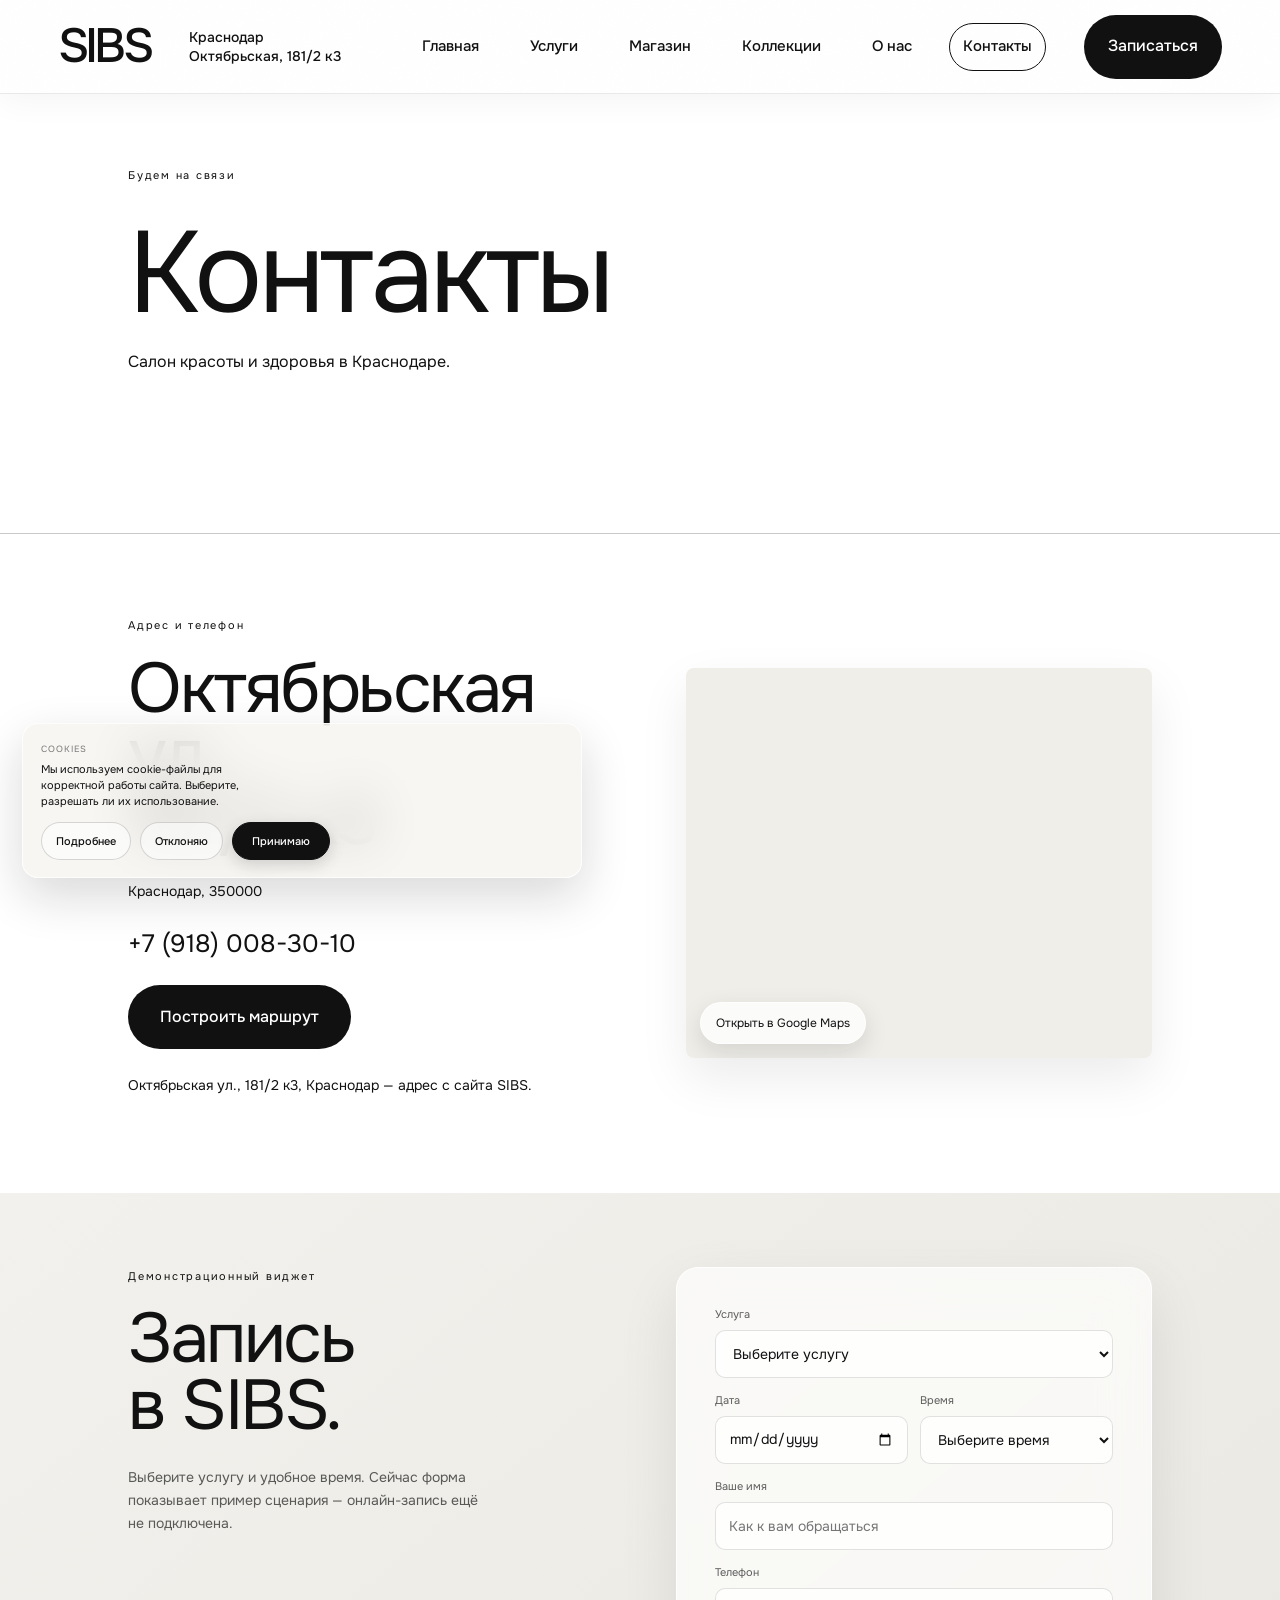
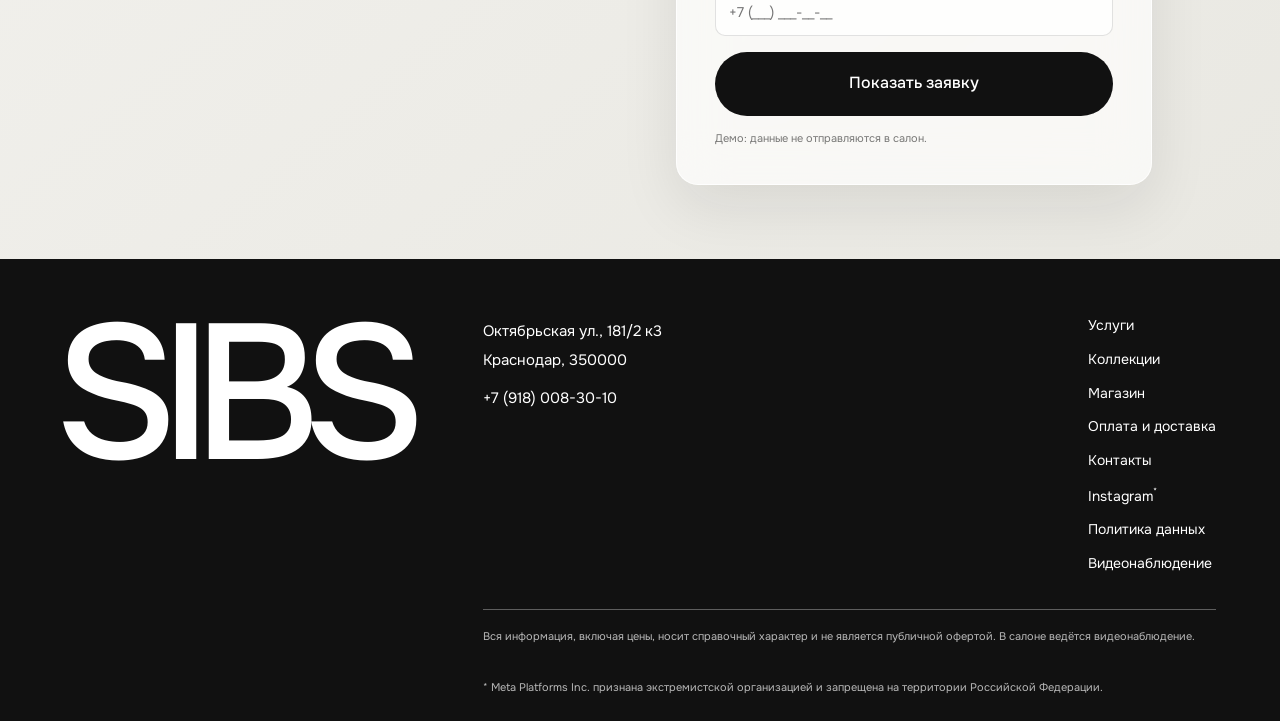
<file: contacts.html>
<!doctype html><html lang="ru"><head><meta charset="utf-8"><meta name="viewport" content="width=device-width, initial-scale=1"><title>Контакты — SIBS</title><link rel="preconnect" href="https://fonts.googleapis.com"><link rel="preconnect" href="https://fonts.gstatic.com" crossorigin><link href="https://fonts.googleapis.com/css2?family=Onest:wght@400;500&display=swap" rel="stylesheet"><link rel="stylesheet" href="styles.css?v=controls-20261022-2"></head><body>
<header class="site-header"><a class="wordmark" href="index.html" aria-label="SIBS — на главную">SIBS</a><div class="header-address">Краснодар<br>Октябрьская, 181/2 к3</div><nav class="main-nav"><a href="index.html">Главная</a><a href="services.html">Услуги</a><a href="store.html">Магазин</a><a href="collections.html">Коллекции</a><a href="about.html">О нас</a><a class="active" href="contacts.html">Контакты</a></nav><a class="header-action" href="contacts.html#booking">Записаться</a><button class="menu-toggle" aria-label="Открыть меню" aria-expanded="false">Меню</button></header>
<main><section class="page-hero contacts-hero"><p class="eyebrow">Будем на связи</p><h1>Контакты</h1><p>Салон красоты и здоровья в Краснодаре.</p></section><section class="contact-layout"><div class="contact-details"><p class="eyebrow">Адрес и телефон</p><h2>Октябрьская ул.,<br><em>181/2 к3</em></h2><p>Краснодар, 350000</p><a class="phone-link" href="tel:+79180083010">+7 (918) 008-30-10</a><a class="button button-dark" href="https://www.google.com/maps?q=%D0%9E%D0%BA%D1%82%D1%8F%D0%B1%D1%80%D1%8C%D1%81%D0%BA%D0%B0%D1%8F+%D1%83%D0%BB.,+181%2F2,+%D0%BA3,+%D0%9A%D1%80%D0%B0%D1%81%D0%BD%D0%BE%D0%B4%D0%B0%D1%80,+%D0%9A%D1%80%D0%B0%D1%81%D0%BD%D0%BE%D0%B4%D0%B0%D1%80%D1%81%D0%BA%D0%B8%D0%B9+%D0%BA%D1%80%D0%B0%D0%B9,+%D0%A0%D0%BE%D1%81%D1%81%D0%B8%D1%8F,+350000&amp;ftid=0x40f04f9e4380259d:0x455364a46875645c" target="_blank" rel="noreferrer">Построить маршрут</a><p class="small-copy">Октябрьская ул., 181/2 к3, Краснодар — адрес с сайта SIBS.</p></div><div class="map-panel"><iframe title="Карта: SIBS, Октябрьская улица, Краснодар" src="https://www.google.com/maps?q=%D0%9E%D0%BA%D1%82%D1%8F%D0%B1%D1%80%D1%8C%D1%81%D0%BA%D0%B0%D1%8F+%D1%83%D0%BB.,+181%2F2,+%D0%BA3,+%D0%9A%D1%80%D0%B0%D1%81%D0%BD%D0%BE%D0%B4%D0%B0%D1%80,+%D0%9A%D1%80%D0%B0%D1%81%D0%BD%D0%BE%D0%B4%D0%B0%D1%80%D1%81%D0%BA%D0%B8%D0%B9+%D0%BA%D1%80%D0%B0%D0%B9,+%D0%A0%D0%BE%D1%81%D1%81%D0%B8%D1%8F,+350000&amp;ftid=0x40f04f9e4380259d:0x455364a46875645c&amp;output=embed" loading="lazy" referrerpolicy="no-referrer-when-downgrade"></iframe><a class="map-open" href="https://www.google.com/maps?q=%D0%9E%D0%BA%D1%82%D1%8F%D0%B1%D1%80%D1%8C%D1%81%D0%BA%D0%B0%D1%8F+%D1%83%D0%BB.,+181%2F2,+%D0%BA3,+%D0%9A%D1%80%D0%B0%D1%81%D0%BD%D0%BE%D0%B4%D0%B0%D1%80,+%D0%9A%D1%80%D0%B0%D1%81%D0%BD%D0%BE%D0%B4%D0%B0%D1%80%D1%81%D0%BA%D0%B8%D0%B9+%D0%BA%D1%80%D0%B0%D0%B9,+%D0%A0%D0%BE%D1%81%D1%81%D0%B8%D1%8F,+350000&amp;ftid=0x40f04f9e4380259d:0x455364a46875645c" target="_blank" rel="noreferrer">Открыть в Google Maps</a></div></section><section class="booking-block" id="booking"><div class="booking-copy"><p class="eyebrow">Демонстрационный виджет</p><h2>Запись<br><em>в SIBS.</em></h2><p>Выберите услугу и удобное время. Сейчас форма показывает пример сценария — онлайн-запись ещё не подключена.</p></div><form class="booking-widget" id="booking-form"><label>Услуга<select name="service" required><option value="" selected disabled>Выберите услугу</option><option>Окрашивание и стрижка</option><option>Уход для волос</option><option>Маникюр / педикюр</option><option>Брови / ресницы</option><option>Массаж и уход</option></select></label><div class="booking-fields"><label>Дата<input type="date" name="date" required></label><label>Время<select name="time" required><option value="" selected disabled>Выберите время</option><option>10:00</option><option>12:00</option><option>14:00</option><option>16:00</option><option>18:00</option></select></label></div><label>Ваше имя<input type="text" name="name" autocomplete="name" placeholder="Как к вам обращаться" required></label><label>Телефон<input type="tel" name="phone" autocomplete="tel" placeholder="+7 (___) ___-__-__" required></label><button class="button button-dark" type="submit">Показать заявку</button><p class="booking-feedback" id="booking-feedback" aria-live="polite">Демо: данные не отправляются в салон.</p></form></section></main><footer class="site-footer"><a class="footer-logo" href="index.html">SIBS</a><div class="footer-contact"><p>Октябрьская ул., 181/2 к3<br>Краснодар, 350000</p><a href="tel:+79180083010">+7 (918) 008-30-10</a></div><nav><a href="services.html">Услуги</a><a href="collections.html">Коллекции</a><a href="store.html">Магазин</a><a href="delivery.html">Оплата и доставка</a><a href="contacts.html">Контакты</a><a href="https://instagram.com/sibs___" target="_blank" rel="noreferrer">Instagram<sup>*</sup></a><a href="https://sibs.one/politikaconfedentcialnisti">Политика данных</a><a href="https://sibs.one/videonabludenie">Видеонаблюдение</a></nav><small>Вся информация, включая цены, носит справочный характер и не является публичной офертой. В салоне ведётся видеонаблюдение.</small><small class="social-note">* Meta Platforms Inc. признана экстремистской организацией и запрещена на территории Российской Федерации.</small></footer><script src="script.js"></script></body></html>
</file>
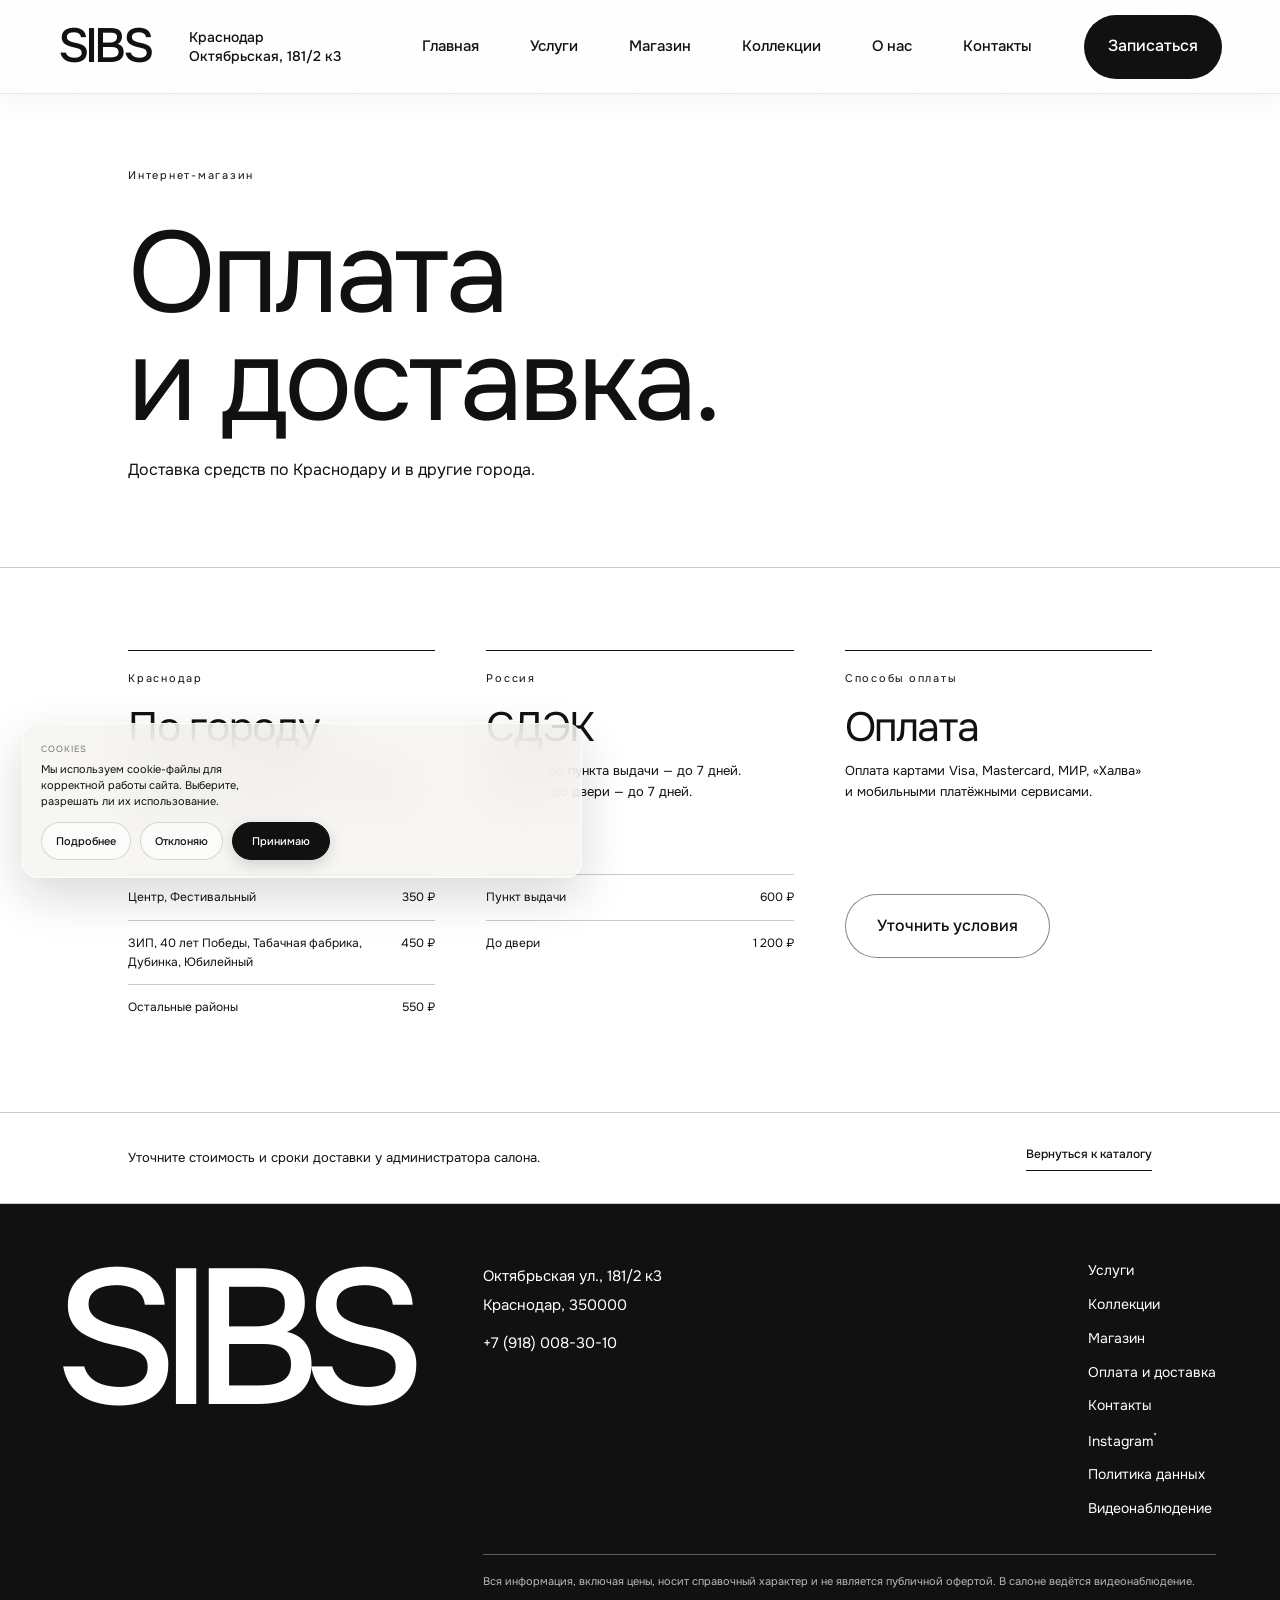
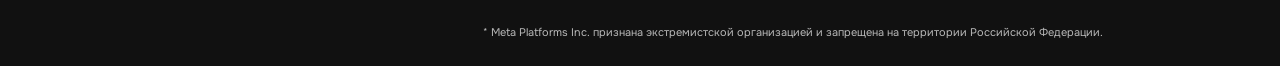
<file: delivery.html>
<!doctype html><html lang="ru"><head><meta charset="utf-8"><meta name="viewport" content="width=device-width, initial-scale=1"><title>Оплата и доставка — SIBS</title><link rel="preconnect" href="https://fonts.googleapis.com"><link rel="preconnect" href="https://fonts.gstatic.com" crossorigin><link href="https://fonts.googleapis.com/css2?family=Onest:wght@400;500&display=swap" rel="stylesheet"><link rel="stylesheet" href="styles.css?v=controls-20261022-2"></head><body>
<header class="site-header"><a class="wordmark" href="index.html" aria-label="SIBS — на главную">SIBS</a><div class="header-address">Краснодар<br>Октябрьская, 181/2 к3</div><nav class="main-nav"><a href="index.html">Главная</a><a href="services.html">Услуги</a><a href="store.html">Магазин</a><a href="collections.html">Коллекции</a><a href="about.html">О нас</a><a href="contacts.html">Контакты</a></nav><a class="header-action" href="contacts.html#booking">Записаться</a><button class="menu-toggle" aria-label="Открыть меню" aria-expanded="false">Меню</button></header>
<main><section class="page-hero"><p class="eyebrow">Интернет-магазин</p><h1>Оплата<br><em>и доставка.</em></h1><p>Доставка средств по Краснодару и в другие города.</p></section><section class="delivery-grid"><article><p class="eyebrow">Краснодар</p><h2>По городу</h2><p>Заказы до 18:00 — доставка в тот же день. После 18:00 — на следующий день. Бесплатно при заказе от 3 000 ₽.</p><div class="delivery-row"><span>Центр, Фестивальный</span><b>350 ₽</b></div><div class="delivery-row"><span>ЗИП, 40 лет Победы, Табачная фабрика, Дубинка, Юбилейный</span><b>450 ₽</b></div><div class="delivery-row"><span>Остальные районы</span><b>550 ₽</b></div></article><article><p class="eyebrow">Россия</p><h2>СДЭК</h2><p>Доставка до пункта выдачи — до 7 дней. Курьером до двери — до 7 дней.</p><div class="delivery-row"><span>Пункт выдачи</span><b>600 ₽</b></div><div class="delivery-row"><span>До двери</span><b>1 200 ₽</b></div></article><article><p class="eyebrow">Способы оплаты</p><h2>Оплата</h2><p>Оплата картами Visa, Mastercard, МИР, «Халва» и мобильными платёжными сервисами.</p><a class="button button-outline" href="tel:+79180083010">Уточнить условия </a></article></section><section class="note-band"><p>Уточните стоимость и сроки доставки у администратора салона.</p><a class="text-link" href="store.html">Вернуться к каталогу </a></section></main><footer class="site-footer"><a class="footer-logo" href="index.html">SIBS</a><div class="footer-contact"><p>Октябрьская ул., 181/2 к3<br>Краснодар, 350000</p><a href="tel:+79180083010">+7 (918) 008-30-10</a></div><nav><a href="services.html">Услуги</a><a href="collections.html">Коллекции</a><a href="store.html">Магазин</a><a href="delivery.html">Оплата и доставка</a><a href="contacts.html">Контакты</a><a href="https://instagram.com/sibs___" target="_blank" rel="noreferrer">Instagram<sup>*</sup></a><a href="https://sibs.one/politikaconfedentcialnisti">Политика данных</a><a href="https://sibs.one/videonabludenie">Видеонаблюдение</a></nav><small>Вся информация, включая цены, носит справочный характер и не является публичной офертой. В салоне ведётся видеонаблюдение.</small><small class="social-note">* Meta Platforms Inc. признана экстремистской организацией и запрещена на территории Российской Федерации.</small></footer><script src="script.js"></script></body></html>
</file>
<file: styles.css>
:root{
  --white:#fff;
  --ink:#191718;
  --plum:#71384f;
  --line:rgba(25,23,24,.22);
  --serif:'Onest',Arial,sans-serif;
  --text:'Onest',Arial,sans-serif;
  --ease:cubic-bezier(.22,1,.36,1);
}

*{box-sizing:border-box}
html{scroll-behavior:smooth}
body{margin:0;background:var(--white);color:var(--ink);font:400 15px/1.55 var(--text)}
a{color:inherit;text-decoration:none}
button,input,select{font:inherit}
img{display:block;width:100%;height:100%;object-fit:cover}
.site-header{height:82px;padding:0 5vw;display:flex;align-items:center;justify-content:space-between;border-bottom:1px solid var(--line);position:relative;z-index:5;background:var(--white)}
.wordmark{font:400 27px/1 var(--serif);letter-spacing:.06em;display:flex;flex-direction:column;gap:6px}
.wordmark span{font:400 10px/1.2 var(--text);letter-spacing:.08em}
.main-nav{display:flex;gap:clamp(15px,2vw,34px);font-size:13px}
.main-nav a{transition:color .25s var(--ease)}
.main-nav a:hover,.main-nav a.active{color:var(--plum)}
.header-action{font-size:12px;border-bottom:1px solid var(--plum);padding:8px 0;color:var(--plum)}
.header-action span,.text-link span,.button span{display:inline-block;margin-left:12px;transition:transform .3s var(--ease)}
.header-action:hover span,.text-link:hover span,.button:hover span{transform:translate(3px,-2px)}
.menu-toggle{display:none;background:none;border:0;color:var(--ink)}
.eyebrow{font-size:11px;letter-spacing:.06em;margin:0 0 20px;color:var(--plum)}
.hero{min-height:calc(100vh - 82px);display:grid;grid-template-columns:43% 57%;position:relative;overflow:hidden}
.hero-copy{padding:12vh 4vw 7vh 10vw;display:flex;flex-direction:column;align-items:flex-start;position:relative;z-index:2}
.hero h1,.page-hero h1{font:400 clamp(65px,9vw,132px)/.98 var(--serif);letter-spacing:-.045em;margin:44px 0 25px}
.hero h1 em,.page-hero h1 em,.intro h2 em,.preview-heading h2 em,.feature-copy h2 em,.contact-band h2 em,.service-section h2 em,.collection-card h2 em,.about-copy h2 em,.shop-intro h2 em,.delivery-grid h2 em,.contact-details h2 em,.booking-block h2 em{color:var(--plum);font-style:normal}
.hero-lead{font-size:18px;max-width:350px;margin:0 0 30px}
.hero-actions{display:flex;align-items:center;gap:18px}
.button{border:1px solid var(--plum);display:inline-flex;align-items:center;justify-content:space-between;min-height:53px;padding:0 21px;font-size:12px;cursor:pointer;transition:background .25s var(--ease),color .25s var(--ease)}
.button:hover{background:var(--plum);color:var(--white)}
.button-dark{background:var(--plum);color:var(--white)}
.button-dark:hover{background:var(--ink);border-color:var(--ink)}
.button-outline{background:transparent;color:var(--plum)}
.button-light{background:var(--white);color:var(--plum);border-color:var(--white)}
.micro-note,.small-copy{font-size:11px;color:var(--plum)}
.hero-visual{height:calc(100vh - 82px);min-height:600px;position:relative;background:var(--white)}
.hero-visual img{object-position:center}
.hero-visual:after,.feature-photo:after,.about-photo:after{content:'';position:absolute;inset:0;background:linear-gradient(0deg,rgba(25,23,24,.23),transparent 28%);pointer-events:none}
.image-credit{position:absolute;left:18px;bottom:15px;color:var(--white);font-size:10px;z-index:1}
.image-stamp{position:absolute;right:25px;bottom:25px;background:var(--white);width:105px;height:105px;display:grid;place-content:center;text-align:center;font:400 28px/.9 var(--serif);letter-spacing:.07em;z-index:1;color:var(--plum)}
.image-stamp small{font:11px var(--text);margin-top:8px}
.hero-side{position:absolute;right:1.7vw;top:50%;writing-mode:vertical-rl;font-size:11px;letter-spacing:.07em;z-index:2}
.section-pad{padding:115px 10vw}
.intro{display:grid;grid-template-columns:20% 1fr 10%;gap:30px;align-items:start}
.section-label{font-size:12px;color:var(--plum)}
.intro-copy{max-width:800px}
.intro h2,.preview-heading h2,.feature-copy h2,.contact-band h2,.service-section h2,.about-copy h2,.shop-intro h2,.delivery-grid h2,.contact-details h2,.booking-block h2{font:400 clamp(42px,5.6vw,78px)/1.03 var(--serif);letter-spacing:-.025em;margin:0 0 27px}
.intro-copy p{max-width:500px;font-size:16px;margin:0 0 24px}
.text-link{display:inline-flex;font-size:12px;border-bottom:1px solid var(--plum);padding-bottom:7px;color:var(--plum)}
.intro-mark{font:400 31px/.95 var(--serif);color:var(--plum)}
.services-preview{background:var(--plum);color:var(--white);padding:90px 10vw}
.preview-heading{display:flex;justify-content:space-between;align-items:end;margin-bottom:42px}
.preview-heading h2{margin:0;color:var(--white)}
.preview-heading h2 em{color:var(--white)}
.preview-heading .eyebrow{color:var(--white)}
.service-list{border-top:1px solid rgba(255,255,255,.55)}
.service-list a{display:grid;grid-template-columns:1fr 30% 4%;align-items:center;min-height:80px;border-bottom:1px solid rgba(255,255,255,.4);transition:padding .3s var(--ease)}
.service-list a:hover{padding-left:12px}
.service-list strong{font:400 27px var(--serif)}
.service-list small{font-size:12px}
.service-list b{font-weight:400}
.preview-foot{display:flex;justify-content:flex-end;padding-top:22px}
.preview-foot .text-link{color:var(--white);border-color:var(--white)}
.feature{display:grid;grid-template-columns:52% 1fr;gap:9%;align-items:center}
.feature-photo{height:560px;position:relative;background:var(--white)}
.feature-copy{max-width:450px}
.feature-copy p:not(.eyebrow){max-width:370px;margin:0 0 26px}
.feature-copy .button{margin-top:10px}
.brands{padding:48px 10vw;border-top:1px solid var(--line);border-bottom:1px solid var(--line)}
.brands .eyebrow{margin:0 0 18px}
.brands>div{display:flex;align-items:center;justify-content:space-between}
.brands>div span{font:400 38px var(--serif)}
.brands a{font-size:12px;border-bottom:1px solid var(--plum);padding:7px 0;color:var(--plum)}
.contact-band{padding:67px 10vw;background:var(--plum);color:var(--white);display:flex;align-items:center;justify-content:space-between;position:relative}
.contact-band .eyebrow{color:var(--white)}
.contact-band h2{margin:0;color:var(--white)}
.contact-band h2 em{color:var(--white)}
.site-footer{padding:48px 5vw 22px;display:grid;grid-template-columns:1fr 1fr 1fr;gap:28px;border-top:1px solid var(--line);font-size:12px}
.site-footer p{margin:0;line-height:1.9}
.site-footer nav{display:flex;flex-direction:column;gap:8px;justify-self:end}
.site-footer small{grid-column:1/-1;padding-top:16px;border-top:1px solid var(--line);font-size:10px;color:var(--plum)}
.page-hero{min-height:440px;padding:86px 10vw 68px;position:relative;border-bottom:1px solid var(--line)}
.page-hero h1{font-size:clamp(67px,9vw,122px);margin:34px 0 22px}
.page-hero>p:not(.eyebrow){max-width:440px;font-size:16px}
.page-hero .button{margin-top:15px}
.category-tabs{display:flex;gap:32px;padding:22px 10vw;position:sticky;top:0;background:var(--white);z-index:4;border-bottom:1px solid var(--line);font-size:13px}
.category-tabs a{padding-bottom:4px}
.category-tabs a:hover{color:var(--plum)}
.service-section{padding:78px 10vw;display:grid;grid-template-columns:31% 1fr;gap:9%}
.service-section.alt{background:var(--white)}
.service-section-head .eyebrow{text-transform:none}
.service-section h2{font-size:clamp(40px,4.8vw,66px);margin-bottom:30px}
.service-section-head img{height:285px;object-fit:cover}
.price-table{border-top:1px solid var(--line)}
.price-row{display:grid;grid-template-columns:1fr auto;gap:12px;align-items:center;padding:16px 0;border-bottom:1px solid var(--line)}
.price-row h3{font:400 21px var(--serif);margin:0 0 3px}
.price-row small{font-size:11px;color:var(--plum)}
.price-row b{font-size:12px;font-weight:400;white-space:nowrap}
.note-band{padding:32px 10vw;display:flex;align-items:center;justify-content:space-between;gap:25px;border-top:1px solid var(--line);border-bottom:1px solid var(--line)}
.note-band p{max-width:570px;font-size:13px;margin:0}
.note-band small{font-size:11px;color:var(--plum)}
.collection-hero{background:var(--white)}
.collection-grid{display:grid;grid-template-columns:1.1fr .9fr;gap:2px}
.collection-card{min-height:600px;position:relative;background:var(--white);overflow:hidden}
.collection-card img{position:absolute;inset:0;transition:transform .7s var(--ease)}
.collection-card:hover img{transform:scale(1.025)}
.collection-card:after{content:'';position:absolute;inset:0;background:linear-gradient(180deg,rgba(25,23,24,.02) 25%,rgba(25,23,24,.66))}
.collection-card>div{position:absolute;z-index:1;left:8%;right:8%;bottom:8%;color:var(--white)}
.collection-card h2{font:400 56px/.95 var(--serif);margin:0 0 15px}
.collection-card h2 em{color:var(--white)}
.collection-card p:not(.eyebrow){max-width:350px;font-size:13px}
.collection-card .eyebrow{color:var(--white)}
.collection-large{min-height:700px}
.collection-quote{min-height:270px;grid-column:1/-1;padding:48px 17%;background:var(--plum);color:var(--white);display:flex;flex-direction:column;justify-content:center}
.collection-quote>span{font:70px/.45 var(--serif)}
.collection-quote p{font:italic 31px/1.2 var(--serif);max-width:780px}
.collection-quote small{font-size:11px}
.about-hero{background:var(--white)}
.about-spread{display:grid;grid-template-columns:54% 1fr;gap:9%;align-items:center;padding:95px 10vw}
.about-photo{height:570px;position:relative}
.about-copy h2{font-size:clamp(46px,5.5vw,78px)}
.about-copy p:not(.eyebrow){max-width:410px;font-size:14px}
.values{display:grid;grid-template-columns:repeat(3,1fr);gap:44px;padding:55px 10vw 90px;border-top:1px solid var(--line)}
.values>div{border-top:1px solid var(--plum);padding-top:14px}
.values h3{font:400 27px var(--serif);margin:12px 0 7px}
.values p{font-size:13px;max-width:270px}
.store-hero{background:var(--white)}
.shop-intro{padding:75px 10vw 50px;display:grid;grid-template-columns:28% 1fr;column-gap:7%;align-items:start}
.shop-intro .eyebrow{grid-row:1/3}
.shop-intro h2{font-size:clamp(42px,5vw,68px);margin:0 0 18px}
.shop-intro p:last-child{max-width:520px;font-size:14px}
.brand-panels{display:grid;grid-template-columns:1fr 1fr 1fr;gap:2px;padding:0 5vw 80px}
.brand-panels article{min-height:410px;position:relative;background:var(--white);overflow:hidden}
.brand-panels article img{position:absolute;inset:0;transition:transform .7s var(--ease)}
.brand-panels article:hover img{transform:scale(1.025)}
.brand-panels article:after{content:'';position:absolute;inset:0;background:linear-gradient(0deg,rgba(25,23,24,.72),transparent 75%)}
.brand-panels article>div,.brand-panels .brand-note>*{position:absolute;z-index:1;left:25px;right:25px;bottom:26px;color:var(--white)}
.brand-panels h3{font:400 42px var(--serif);margin:8px 0 0}
.brand-panels p{font-size:13px;margin:0 0 16px}
.brand-panels .text-link{color:var(--white);border-color:var(--white);background:none}
.brand-panels .brand-note{background:var(--plum);padding:28px}
.brand-panels .brand-note:after{display:none}
.delivery-grid{display:grid;grid-template-columns:1fr 1fr 1fr;gap:4vw;padding:82px 10vw}
.delivery-grid article{border-top:1px solid var(--plum);padding-top:18px}
.delivery-grid h2{font-size:41px;margin-bottom:14px}
.delivery-grid article>p:not(.eyebrow){font-size:13px;min-height:100px}
.delivery-row{padding:13px 0;border-top:1px solid var(--line);display:flex;justify-content:space-between;gap:10px;font-size:12px}
.delivery-row b{white-space:nowrap;font-weight:400;color:var(--plum)}
.delivery-grid .button{margin-top:20px}
.contacts-hero{background:var(--white)}
.contact-layout{display:grid;grid-template-columns:1fr 1fr;gap:9%;padding:82px 10vw;align-items:center}
.contact-details h2{font-size:clamp(45px,5.5vw,75px)}
.contact-details>p:not(.eyebrow){font-size:14px}
.phone-link{display:block;font:400 25px var(--serif);margin:25px 0;color:var(--plum)}
.phone-link span{font:16px var(--text)}
.contact-details .button{margin-bottom:12px}
.map-panel{height:390px;background:var(--white);position:relative;overflow:hidden}
.map-lines{position:absolute;inset:-10%;background:repeating-linear-gradient(32deg,transparent 0 43px,rgba(113,56,79,.11) 44px 47px,transparent 48px 82px),repeating-linear-gradient(-41deg,transparent 0 68px,rgba(25,23,24,.08) 69px 72px,transparent 73px 122px)}
.map-panel:before,.map-panel:after{content:'';position:absolute;background:rgba(255,255,255,.72);width:120%;height:24px;top:42%;left:-10%;transform:rotate(-17deg)}
.map-panel:after{top:66%;transform:rotate(20deg);height:12px}
.map-pin{position:absolute;top:46%;left:47%;background:var(--plum);color:var(--white);padding:12px 16px;font-size:11px;z-index:1}
.map-pin b{color:var(--white);margin-left:5px}
.map-caption{position:absolute;left:22px;bottom:20px;font-size:11px;letter-spacing:.05em}
.booking-block{padding:74px 10vw;background:var(--white);display:grid;grid-template-columns:1fr 1fr;gap:12%;align-items:center}
.booking-block h2{font-size:clamp(48px,5.5vw,75px)}
.booking-block>div>p:last-child{max-width:410px;font-size:14px}
.toast{position:fixed;z-index:9;bottom:20px;left:50%;transform:translate(-50%,20px);opacity:0;pointer-events:none;background:var(--plum);color:var(--white);padding:12px 18px;font-size:12px;transition:all .25s var(--ease)}
.toast.show{opacity:1;transform:translate(-50%,0)}
@media(max-width:900px){
 .site-header{padding:0 5vw}.main-nav{gap:12px}.main-nav a{font-size:11px}
 .hero{grid-template-columns:44% 56%}.hero-copy{padding:9vh 4vw 5vh 7vw}.hero-visual{min-height:560px}
 .section-pad,.services-preview{padding:80px 7vw}.service-section{padding:65px 7vw;grid-template-columns:29% 1fr;gap:6%}
 .service-section-head img{height:235px}.price-row{grid-template-columns:1fr auto}
 .about-spread,.contact-layout{padding:70px 7vw;gap:6%}.about-photo{height:480px}
 .delivery-grid{padding:68px 6vw;gap:3vw}.delivery-grid h2{font-size:35px}
 .brand-panels{padding-left:3vw;padding-right:3vw}.brand-panels article{min-height:360px}
}
@media(max-width:650px){
 body{font-size:14px}.site-header{height:68px}.wordmark{font-size:23px}.menu-toggle{display:block;font-size:12px}
 .main-nav{display:none;position:absolute;top:67px;left:0;right:0;background:var(--white);padding:15px 6vw 22px;flex-direction:column;border-bottom:1px solid var(--line)}
 .site-header.menu-open .main-nav{display:flex}.main-nav a{font-size:14px;padding:5px 0}
 .hero{display:flex;flex-direction:column;min-height:auto}.hero-copy{padding:50px 8vw 30px;min-height:450px}
 .hero h1{font-size:82px;margin:30px 0 20px}.hero-lead{font-size:16px;max-width:300px}
 .hero-visual{height:430px;min-height:430px}.hero-side{display:none}.image-stamp{width:78px;height:78px;font-size:21px;right:16px;bottom:16px}
 .section-pad,.services-preview{padding:65px 8vw}.intro{grid-template-columns:1fr;gap:18px}
 .intro h2,.preview-heading h2,.feature-copy h2,.contact-band h2{font-size:51px}.intro-mark{display:none}
 .preview-heading{display:block}.preview-heading h2{margin-top:12px}
 .service-list a{grid-template-columns:1fr 25px;min-height:74px}.service-list strong{font-size:23px}.service-list small{grid-column:1;grid-row:2;margin-top:-17px}.service-list b{grid-column:2;grid-row:1/3}
 .preview-foot{justify-content:flex-start}.feature{grid-template-columns:1fr;gap:30px}.feature-photo{height:380px}
 .brands{padding:38px 8vw}.brands>div{display:grid;grid-template-columns:1fr 1fr;gap:17px}.brands>div span{font-size:31px}.brands a{grid-column:1/-1;justify-self:start}
 .contact-band{padding:48px 8vw;display:block}.contact-band .button{margin-top:24px}
 .site-footer{grid-template-columns:1fr 1fr;padding:38px 8vw 18px;gap:22px}.site-footer nav{justify-self:start}.site-footer small{grid-column:1/-1}
 .page-hero{min-height:390px;padding:62px 8vw 48px}.page-hero h1{font-size:72px;margin:25px 0 18px}
 .category-tabs{position:relative;overflow:auto;padding:16px 8vw;gap:24px;white-space:nowrap}
 .service-section{display:block;padding:57px 8vw}.service-section h2{font-size:55px}.service-section-head img{height:230px;margin-bottom:30px}
 .price-row{grid-template-columns:1fr auto;gap:9px;padding:13px 0}.price-row h3{font-size:18px}.price-row small{display:block;font-size:10px;max-width:230px}.price-row b{font-size:10px}
 .note-band{padding:26px 8vw;align-items:flex-start;flex-direction:column}
 .collection-grid{display:block}.collection-card,.collection-large{min-height:490px}.collection-quote{padding:42px 9%;min-height:260px}.collection-quote p{font-size:26px}
 .about-spread{display:flex;flex-direction:column;padding:56px 8vw;gap:30px}.about-photo{height:390px;width:100%}.about-copy h2{font-size:57px}
 .values{grid-template-columns:1fr;padding:38px 8vw 58px;gap:22px}
 .shop-intro{padding:56px 8vw 34px;display:block}.shop-intro h2{font-size:48px}.shop-intro .eyebrow{margin-bottom:16px}
 .brand-panels{grid-template-columns:1fr;padding:0 8vw 48px;gap:9px}.brand-panels article{min-height:365px}.brand-panels .brand-note{min-height:280px}
 .delivery-grid{grid-template-columns:1fr;padding:55px 8vw;gap:35px}.delivery-grid article>p:not(.eyebrow){min-height:0}.delivery-grid h2{font-size:42px}
 .contact-layout{display:flex;flex-direction:column;padding:55px 8vw;gap:32px;align-items:stretch}.map-panel{height:280px}
 .booking-block{padding:56px 8vw;grid-template-columns:1fr;gap:25px}.booking-block h2{font-size:58px}
}
@media(prefers-reduced-motion:reduce){*,*::before,*::after{scroll-behavior:auto!important;transition-duration:.01ms!important}}

.brand-list{grid-template-columns:repeat(3,1fr);gap:0;padding:0 10vw 75px}
.brand-list article{min-height:230px;background:var(--white);border-top:1px solid var(--plum);border-bottom:1px solid var(--line);padding:30px 24px}
.brand-list article:after{display:none}
.brand-list article>div{position:static;left:auto;right:auto;bottom:auto;color:var(--ink)}
.brand-list h3{color:var(--plum)}
.brand-list .text-link{color:var(--plum);border-color:var(--plum)}
.contact-quote{height:390px;background:var(--white);border-top:1px solid var(--plum);border-bottom:1px solid var(--line);display:flex;flex-direction:column;justify-content:center;align-items:flex-start;padding:9%;gap:14px}
.contact-quote strong{font:400 clamp(60px,9vw,120px)/1 var(--serif);color:var(--plum)}
.contact-quote span{font-size:16px}
.contact-quote a{font-size:12px;color:var(--plum);border-bottom:1px solid var(--plum);padding-bottom:5px}
@media(max-width:650px){.brand-list{grid-template-columns:1fr;padding:0 8vw 48px}.brand-list article{min-height:180px;padding:25px 15px}.contact-quote{height:260px;padding:8%}}
/* Type and visual adjustments */
:root{--serif:'Onest',Arial,sans-serif;--text:'Onest',Arial,sans-serif;--font:'Onest',Arial,sans-serif}
body{font-family:var(--font)}
h1,h2,h3,.wordmark,.service-list strong,.price-row h3,.brand-panels h3,.collection-card h2{font-weight:500}
.button,.header-action,.text-link{font-family:var(--font);font-weight:500}
.site-header{background:var(--white)}
.hero-actions .button span,.header-action span,.text-link span,.button span{display:none}
.home-page .site-header{position:absolute;top:0;left:0;right:0;height:88px;padding:0 5vw;background:rgba(255,255,255,.78);backdrop-filter:blur(16px) saturate(120%);-webkit-backdrop-filter:blur(16px) saturate(120%);border-bottom:1px solid rgba(255,255,255,.48)}
.home-page .site-header:after{content:'';position:absolute;inset:0;pointer-events:none;opacity:.055;background-image:url("data:image/svg+xml,%3Csvg viewBox='0 0 180 180' xmlns='http://www.w3.org/2000/svg'%3E%3Cfilter id='n'%3E%3CfeTurbulence type='fractalNoise' baseFrequency='.9' numOctaves='3' stitchTiles='stitch'/%3E%3C/filter%3E%3Crect width='100%25' height='100%25' filter='url(%23n)' opacity='.28'/%3E%3C/svg%3E")}
.home-page .site-header>*{position:relative;z-index:1}
.home-page .hero{display:block;height:100vh;height:100svh;min-height:650px;overflow:hidden}
.home-page .hero-visual{position:absolute;inset:0;height:100%;min-height:0;background:var(--ink)}
.home-page .hero-visual img{object-position:center 44%}
.home-page .hero-visual:before{content:'';position:absolute;inset:0;z-index:1;background:linear-gradient(90deg,rgba(25,23,24,.64),rgba(25,23,24,.20) 52%,rgba(25,23,24,.05)),linear-gradient(0deg,rgba(25,23,24,.32),transparent 55%)}
.home-page .hero-visual:after{z-index:2;opacity:.14;mix-blend-mode:soft-light;background-image:url("data:image/svg+xml,%3Csvg viewBox='0 0 180 180' xmlns='http://www.w3.org/2000/svg'%3E%3Cfilter id='n'%3E%3CfeTurbulence type='fractalNoise' baseFrequency='.86' numOctaves='3' stitchTiles='stitch'/%3E%3C/filter%3E%3Crect width='100%25' height='100%25' filter='url(%23n)' opacity='.42'/%3E%3C/svg%3E");background-size:180px 180px}
.home-page .hero-copy{position:absolute;left:10vw;bottom:11vh;padding:0;max-width:760px;color:var(--white)}
.home-page .hero-copy .eyebrow{color:var(--white);font-size:13px;letter-spacing:.08em}
.home-page .hero h1{font:500 clamp(112px,22vw,300px)/.82 var(--font);letter-spacing:-.075em;margin:24px 0 22px;color:var(--white)}
.home-page .hero-lead{font-size:17px;line-height:1.45;margin:0 0 26px;max-width:400px}
.home-page .hero-actions{display:flex;gap:24px;align-items:center}
.home-page .button-light{min-width:180px;justify-content:center;background:var(--white);color:var(--ink);border-color:var(--white)}
.home-page .button-light:hover{background:var(--plum);color:var(--white);border-color:var(--plum)}
.home-page .hero-phone{font-size:13px;border-bottom:1px solid rgba(255,255,255,.76);padding-bottom:6px;color:var(--white)}
.home-page .hero-phone:hover{border-color:var(--white)}
.home-page .main-nav a,.home-page .header-action,.home-page .wordmark{color:var(--ink)}
@media(max-width:900px){
 .home-page .hero-copy{left:8vw;bottom:9vh}
 .home-page .hero h1{font-size:clamp(112px,23vw,220px)}
}
@media(max-width:650px){
 .home-page .site-header{height:72px;background:rgba(255,255,255,.82);padding:0 6vw}
 .home-page .site-header.menu-open{background:var(--white)}
 .home-page .hero{min-height:600px}
 .home-page .hero-visual img{object-position:58% center}
 .home-page .hero-visual:before{background:linear-gradient(90deg,rgba(25,23,24,.48),rgba(25,23,24,.08)),linear-gradient(0deg,rgba(25,23,24,.4),transparent 55%)}
 .home-page .hero-copy{left:8vw;right:8vw;bottom:9vh}
 .home-page .hero h1{font-size:clamp(100px,25vw,160px);margin:20px 0}
 .home-page .hero-lead{font-size:15px}
 .home-page .hero-actions{gap:16px;flex-wrap:wrap}
 .home-page .hero-phone{font-size:12px}
}
@media(prefers-reduced-motion:reduce){.home-page .hero-visual:after{opacity:.08}}

/* SIBS visual pass: monochrome, fixed masthead, image-led catalog. */
:root{--white:#fff;--ink:#111;--plum:#111;--line:rgba(17,17,17,.22);--ease:cubic-bezier(.22,1,.36,1)}
html{scroll-padding-top:104px}
body{color:var(--ink);font-family:'Onest',Arial,sans-serif}
h1,h2{line-height:.94;text-wrap:balance;hyphens:none;letter-spacing:-.035em}
body h2{line-height:.94;text-wrap:balance;hyphens:none;letter-spacing:-.035em}
h3{line-height:1.08;text-wrap:balance;hyphens:none;letter-spacing:-.02em}
p{max-width:62ch;text-wrap:pretty}
.eyebrow{letter-spacing:.16em;line-height:1.8}
.site-header{position:fixed;inset:0 0 auto;z-index:20;height:94px;padding:0 4.5vw;display:grid;grid-template-columns:auto minmax(100px,1fr) auto auto;gap:clamp(20px,3vw,48px);background:rgba(255,255,255,.78);-webkit-backdrop-filter:blur(18px) saturate(110%);backdrop-filter:blur(18px) saturate(110%);border-bottom:1px solid rgba(17,17,17,.12)}
.site-header:after{content:'';position:absolute;inset:0;z-index:-1;opacity:.055;pointer-events:none;background-image:url("data:image/svg+xml,%3Csvg viewBox='0 0 180 180' xmlns='http://www.w3.org/2000/svg'%3E%3Cfilter id='n'%3E%3CfeTurbulence type='fractalNoise' baseFrequency='.9' numOctaves='3' stitchTiles='stitch'/%3E%3C/filter%3E%3Crect width='100%25' height='100%25' filter='url(%23n)' opacity='.3'/%3E%3C/svg%3E")}
.wordmark{font-size:clamp(36px,4vw,54px);font-weight:500;letter-spacing:-.075em;line-height:.8}
.header-address{font-size:13px;line-height:1.35;font-weight:500}
.main-nav{justify-self:end;gap:clamp(14px,1.7vw,28px);font-size:14px;font-weight:500}
.main-nav a,.header-action{color:var(--ink)}
.main-nav a:hover,.main-nav a.active{color:var(--ink);opacity:.62}
.header-action{font-size:14px;font-weight:500;padding:13px 20px;border:0;border-radius:999px;background:var(--ink);color:var(--white);min-height:48px;display:flex;align-items:center;justify-content:center;transition:transform .5s var(--ease),background .32s var(--ease)}
.header-action:hover{background:var(--ink);transform:translateY(-2px)}
.menu-toggle{color:var(--ink);font-weight:500}
.home-page .site-header{position:fixed;inset:0 0 auto;height:94px;background:rgba(255,255,255,.78)}
.home-page .site-header>*{z-index:1}
.home-page main{padding-top:0}
body:not(.home-page) main{padding-top:94px}
.home-page .hero{height:100svh;min-height:640px;margin:0;position:relative}
.home-page .hero-visual{height:100%;min-height:0;background:#eee}
.home-page .hero-visual img{object-position:center 48%;filter:none}
.home-page .hero-visual:before,.home-page .hero-visual:after{display:none}
.home-page .hero-copy{left:8vw;bottom:9vh;max-width:750px;color:var(--ink);text-shadow:0 1px 14px rgba(255,255,255,.34)}
.home-page .hero-copy .eyebrow,.home-page .hero-phone{color:var(--ink)}
.home-page .hero h1{font-weight:500;color:var(--ink);font-size:clamp(108px,20vw,270px);letter-spacing:-.08em;margin:12px 0 10px;line-height:.82}
.home-page .hero-lead{font-size:18px;line-height:1.45;max-width:400px;margin-bottom:24px}
.hero-actions{gap:16px;flex-wrap:wrap}
.reassurance{font-size:13px;font-weight:500;color:rgba(17,17,17,.72)}
.button{min-height:62px;padding:0 28px;border:0;border-radius:999px;font-size:15px;font-weight:500;justify-content:center;position:relative;overflow:hidden;transition:transform .62s var(--ease),background .5s var(--ease),color .32s var(--ease)}
.button:hover{transform:translateY(-3px);background:#111;color:#fff}
.button-dark{background:#111;color:#fff}
.button-light{background:#fff;color:#111}
.button-outline{background:transparent;color:#111;box-shadow:inset 0 0 0 1px rgba(17,17,17,.5)}
.button-outline:hover{background:#111;color:#fff}
.hero .button-dark{background:#111;color:#fff}
.hero-phone{text-decoration:none;border-bottom:1px solid rgba(17,17,17,.5);font-weight:500}
.intro-mark{display:none}
.section-pad{padding:clamp(76px,9vw,132px) 9vw}
.intro{grid-template-columns:18% 1fr}
.services-preview{background:#111;color:#fff}
.services-preview .eyebrow,.services-preview .text-link{color:#fff}
.service-list a{grid-template-columns:1fr 30%;min-height:90px}
.service-list strong{font-size:clamp(23px,2.5vw,34px);font-weight:500}
.service-list small{font-size:14px}
.service-list a:after{content:'';width:8px;height:8px;border-radius:50%;background:#fff;justify-self:end}
.preview-foot{justify-content:space-between;font-size:14px}
.preview-foot .text-link{padding-bottom:4px}
.contact-band{background:#111;color:#fff}
.contact-band .button-light{background:#fff;color:#111}
.site-footer{background:#111;color:#fff;padding:56px 5vw 24px;display:grid;grid-template-columns:1.1fr 1fr 1fr;gap:34px;border:0;font-size:14px}
.footer-logo{grid-row:1/3;font-size:clamp(72px,14vw,190px);font-weight:500;line-height:.72;letter-spacing:-.1em;color:#fff}
.footer-contact{font-size:15px;line-height:1.65}
.footer-contact p{margin:0 0 12px}
.site-footer nav{justify-self:end;align-items:flex-start;gap:12px}
.site-footer nav a:hover{opacity:.65}
.site-footer small{grid-column:2/4;border-top:1px solid rgba(255,255,255,.32);padding-top:18px;color:rgba(255,255,255,.7);font-size:11px;line-height:1.6}
.page-hero{padding-top:72px}
.category-tabs{top:94px;z-index:8}
.category-tabs a{font-size:14px;font-weight:500;min-height:44px;display:flex;align-items:center}
.service-section{gap:7%;padding:86px 9vw}
.service-section-head{position:sticky;top:125px;align-self:start}
.service-section-head img{height:370px}
.price-table{border-top:1px solid rgba(17,17,17,.8)}
.price-row{padding:18px 0;border-color:rgba(17,17,17,.22)}
.price-row h3{font-size:19px;font-weight:500;line-height:1.15;text-wrap:balance}
.price-row small{color:rgba(17,17,17,.62);font-size:12px}
.price-row b{font-size:14px;font-weight:500}
.brand-list article{border-color:#111}
.brand-list h3,.brand-list .text-link{color:#111;border-color:#111}
.brand-list article{padding:34px 28px}
.collection-card:after{background:linear-gradient(180deg,transparent 48%,rgba(17,17,17,.55))}
.collection-card img,.feature-photo img,.about-photo img{transition:transform 850ms var(--ease)}
.collection-card:hover img,.feature-photo:hover img,.about-photo:hover img{transform:scale(1.035)}
.product-editorial{display:grid;grid-template-columns:1fr 1fr;gap:2px}
.product-feature{position:relative;height:560px;overflow:hidden;background:#dedbd6}
.product-feature img{position:absolute;inset:0;transition:transform 850ms var(--ease)}
.product-feature:hover img{transform:scale(1.035)}
.product-feature:after{content:'';position:absolute;inset:45% 0 0;background:linear-gradient(180deg,transparent,rgba(17,17,17,.66))}
.product-feature-wide{grid-column:1/-1;height:460px}
.product-caption{position:absolute;z-index:1;left:7%;right:7%;bottom:8%;max-width:560px;color:#fff}
.product-caption .eyebrow{color:#fff;margin-bottom:10px}
.product-caption h3{font-size:clamp(36px,5vw,64px);font-weight:500;letter-spacing:-.05em;line-height:.9;margin:0 0 12px}
.product-caption p:not(.eyebrow){max-width:42ch;margin:0 0 22px;font-size:16px}
.product-caption .button{min-height:56px}
.shop-intro{padding-top:88px}
.shop-intro p:last-child{max-width:62ch}
.reveal{opacity:0;transform:translateY(24px);filter:blur(12px)}
.reveal.is-in{opacity:1;transform:none;filter:blur(0);transition:opacity 900ms var(--ease) var(--delay,0ms),transform 900ms var(--ease) var(--delay,0ms),filter 900ms var(--ease) var(--delay,0ms)}
.hero.is-in .hero-copy>*{animation:rise-in 900ms var(--ease) both}
.hero.is-in .hero-copy>*:nth-child(1){animation-delay:300ms}
.hero.is-in .hero-copy>*:nth-child(2){animation-delay:900ms}
.hero.is-in .hero-copy>*:nth-child(3){animation-delay:1040ms}
.hero.is-in .hero-copy>*:nth-child(4){animation-delay:1200ms}
@keyframes rise-in{from{opacity:0;transform:translateY(24px);filter:blur(12px)}to{opacity:1;transform:none;filter:blur(0)}}
@media(max-width:1050px){.site-header{grid-template-columns:auto 1fr auto;gap:20px}.header-address{display:none}.main-nav{gap:14px}.service-section{grid-template-columns:32% 1fr;gap:5%}.service-section-head img{height:310px}}
@media(max-width:760px){
 .site-header,.home-page .site-header{height:78px;padding:0 6vw;grid-template-columns:auto 1fr auto;gap:12px}
 .wordmark{font-size:42px}.header-address,.header-action{display:none}
 .menu-toggle{display:block;justify-self:end;background:#111;color:#fff;border-radius:999px;padding:13px 19px;min-height:46px;font-weight:500}
 .main-nav{display:none;position:absolute;top:77px;left:0;right:0;background:rgba(255,255,255,.96);padding:18px 7vw 26px;flex-direction:column;gap:0;border-bottom:1px solid rgba(17,17,17,.16);justify-self:stretch}
 .site-header.menu-open .main-nav{display:flex}.main-nav a{font-size:16px;padding:12px 0}
 body:not(.home-page) main{padding-top:78px}.home-page .hero{height:100svh;min-height:620px}
 .home-page .hero-visual{position:absolute;inset:0;height:100%}.home-page .hero-visual img{object-position:58% center}
 .home-page .hero-copy{left:7vw;right:7vw;bottom:8vh}.home-page .hero h1{font-size:clamp(104px,25vw,164px)}.home-page .hero-lead{font-size:15px}
 .home-page .hero-copy .eyebrow{font-size:11px}.hero-actions{gap:11px}.button{min-height:58px;padding:0 22px;font-size:14px}.reassurance{font-size:12px}
 .section-pad,.services-preview{padding:66px 7vw}.intro{grid-template-columns:1fr;gap:15px}.intro h2,.preview-heading h2,.feature-copy h2,.contact-band h2{font-size:clamp(42px,11vw,58px)}
 .service-list a{grid-template-columns:1fr 18px;min-height:84px}.service-list strong{font-size:22px}.service-list small{grid-column:1;grid-row:2;font-size:12px}.service-list a:after{grid-column:2;grid-row:1/3}
 .preview-foot{display:block}.preview-foot .text-link{margin-top:14px}.feature{grid-template-columns:1fr;gap:24px}.feature-photo{height:390px}
 .contact-band{padding:50px 7vw;display:block}.contact-band .button{margin-top:25px}.site-footer{grid-template-columns:1fr 1fr;padding:42px 7vw 22px;gap:24px}.footer-logo{grid-column:1/-1;grid-row:auto;font-size:clamp(96px,28vw,160px)}.site-footer nav{justify-self:start}.site-footer small{grid-column:1/-1}
 .page-hero{padding:45px 7vw 52px;min-height:390px}.page-hero h1{font-size:clamp(60px,16vw,86px)}.category-tabs{top:78px;gap:24px;padding:12px 7vw;overflow:auto;white-space:nowrap}
 .service-section{display:block;padding:58px 7vw}.service-section-head{position:static}.service-section h2{font-size:52px}.service-section-head img{height:260px;margin-bottom:28px}
 .price-row{grid-template-columns:1fr auto;gap:8px;padding:14px 0}.price-row h3{font-size:16px}.price-row small{font-size:10px;max-width:40ch}.price-row b{font-size:11px;white-space:nowrap}
 .product-editorial{grid-template-columns:1fr}.product-feature,.product-feature-wide{grid-column:auto;height:440px}.product-caption p:not(.eyebrow){font-size:14px}
 .shop-intro{padding:58px 7vw 34px;display:block}.shop-intro h2{font-size:46px}.note-band{padding:25px 7vw;align-items:flex-start;flex-direction:column}
}
@media(prefers-reduced-motion:reduce){.reveal,.reveal.is-in,.hero.is-in .hero-copy>*{opacity:1;transform:none;filter:none;animation:none!important;transition:none}}
:root h1,:root h2{line-height:.94;letter-spacing:-.035em;text-wrap:balance;hyphens:none}

/* Contrast and motion refinements */
.home-page .site-header .header-action{color:#fff;background:#111}
.home-page .site-header .header-action:hover{color:#fff;background:#111}
.home-page .hero-copy{color:#fff;text-shadow:0 1px 8px rgba(0,0,0,.72)}
.home-page .hero-copy .eyebrow,.home-page .hero-lead,.home-page .hero-phone,.home-page .hero-actions .reassurance{color:#fff}
.home-page .hero-phone{border-color:rgba(255,255,255,.75)}
.home-page .hero h1{color:#fff;-webkit-text-stroke:1px rgba(17,17,17,.42);text-shadow:0 1px 12px rgba(0,0,0,.58)}
.home-page .hero .button-dark{background:#fff;color:#111}
.home-page .hero .button-dark:hover{background:#fff;color:#111;transform:translateY(-2px)}
.reveal{opacity:0;transform:translateY(8px);filter:none}
.reveal.is-in{opacity:1;transform:none;filter:none;transition:opacity 420ms var(--ease),transform 420ms var(--ease)}
.hero.is-in .hero-copy>*{animation:none}
.hero.is-in .hero-copy{animation:hero-enter 420ms var(--ease) both}
@keyframes hero-enter{from{opacity:0;transform:translateY(8px)}to{opacity:1;transform:none}}
@media(prefers-reduced-motion:reduce){.reveal,.reveal.is-in,.hero.is-in .hero-copy{opacity:1;transform:none;filter:none;animation:none!important;transition:none}}

/* Bare hero typography; a seamless shade keeps the copy readable over the photo. */
.home-page .hero-visual:before{
 display:block;
 content:'';
 position:absolute;
 z-index:1;
 inset:0;
 pointer-events:none;
 background:linear-gradient(0deg,rgba(12,12,12,.58) 0%,rgba(12,12,12,.25) 34%,transparent 68%),linear-gradient(90deg,rgba(12,12,12,.14),transparent 66%);
}
.home-page .hero-copy{left:8vw;right:auto;bottom:9vh;max-width:760px;padding:0;background:transparent;-webkit-backdrop-filter:none;backdrop-filter:none;color:#fff;text-shadow:0 1px 2px rgba(0,0,0,.26)}
.home-page .hero-copy .eyebrow,.home-page .hero-lead,.home-page .hero-actions .reassurance{color:#fff}
.home-page .hero h1{color:#fff;text-shadow:none;-webkit-text-stroke:0}
.home-page .hero .button-dark{background:#fff;color:#111}
.home-page .hero .button-dark:hover{background:#fff;color:#111}

/* Keep the original three brand categories, presented as an even product shelf. */
.product-editorial{grid-template-columns:repeat(3,minmax(0,1fr));gap:12px;padding:0 5vw 72px}
.product-feature,.product-feature-wide{grid-column:auto;height:500px}
.product-caption{left:7%;right:7%;bottom:7%}
.product-caption h3{font-size:clamp(34px,3.6vw,54px)}
.category-tabs{background:rgba(255,255,255,.72);-webkit-backdrop-filter:blur(18px) saturate(155%);backdrop-filter:blur(18px) saturate(155%);border-bottom:1px solid rgba(17,17,17,.16);box-shadow:0 8px 28px rgba(17,17,17,.06)}
@media(max-width:900px){.product-editorial{grid-template-columns:repeat(2,minmax(0,1fr))}.product-feature,.product-feature-wide{height:460px}.product-feature:last-child{grid-column:1/-1}}
@media(max-width:760px){
 .home-page .hero-copy{left:7vw;right:7vw;bottom:8vh;max-width:none;padding:0;background:transparent}
 .home-page .hero-visual:before{background:linear-gradient(0deg,rgba(12,12,12,.66),rgba(12,12,12,.28) 36%,transparent 72%),linear-gradient(90deg,rgba(12,12,12,.12),transparent 70%)}
 .product-editorial{grid-template-columns:1fr;gap:10px;padding:0 6vw 52px}
 .product-feature,.product-feature-wide,.product-feature:last-child{grid-column:auto;height:440px}
}

/* Final alignment and logo cleanup */
.wordmark{font-size:clamp(46px,5vw,68px);line-height:.95;text-shadow:none;-webkit-text-stroke:0}
.home-page .wordmark{font-size:clamp(48px,5.4vw,72px);line-height:.95;text-shadow:none;-webkit-text-stroke:0}
.home-page .hero h1{font-size:clamp(124px,23vw,300px);text-shadow:none;-webkit-text-stroke:0}
.home-page .hero-copy{ text-shadow:none }
.home-page .button,.home-page .header-action{box-shadow:none;text-shadow:none;filter:none;border:0}
.home-page .button-outline{box-shadow:none}
.home-page .wordmark,.home-page .hero h1,.footer-logo{background:none;filter:none}
.footer-logo{font-size:clamp(92px,15vw,210px);line-height:.9;text-shadow:none;-webkit-text-stroke:0}
.footer-contact{align-self:start}
.site-footer nav{align-self:start}
.site-footer small{grid-column:2/4}
.site-footer .social-note{grid-column:2/4;padding-top:0;border-top:0;color:rgba(255,255,255,.7)}
.site-footer nav sup{font-size:10px;vertical-align:super}
@media(max-width:760px){
 .wordmark,.home-page .wordmark{font-size:50px;line-height:.95}
 .home-page .hero h1{font-size:clamp(112px,27vw,178px)}
 .footer-logo{font-size:clamp(124px,34vw,184px);line-height:.9}
 .footer-contact,.site-footer nav{align-self:start}
 .site-footer small{grid-column:1/-1}
 .site-footer .social-note{grid-column:1/-1}
}

/* Home hero readability, aligned footer, and restrained motion */
.home-page .hero-visual img{object-position:center 52%}
.home-page .hero-visual:before,.home-page .hero-visual:after{display:none}
.home-page .hero-copy{left:7vw;right:auto;bottom:8vh;max-width:min(720px,86vw);padding:24px 30px;background:rgba(255,255,255,.9);-webkit-backdrop-filter:blur(10px);backdrop-filter:blur(10px);color:#111;text-shadow:none}
.home-page .hero-copy .eyebrow,.home-page .hero-lead,.home-page .hero-actions .reassurance{color:#111}
.home-page .hero h1{color:#111;text-shadow:none;-webkit-text-stroke:0}
.home-page .hero .button-dark{background:#111;color:#fff}
.home-page .hero .button-dark:hover{background:#111;color:#fff}
.site-footer{align-items:start}
.footer-logo{justify-self:start;align-self:start;margin-left:-.055em;line-height:.9}
.footer-contact{justify-self:start;align-self:start;padding-top:2px}
.reveal{opacity:0;transform:translateY(8px);filter:blur(4px)}
.reveal.is-in{opacity:1;transform:none;filter:blur(0);transition:opacity 480ms var(--ease),transform 480ms var(--ease),filter 480ms var(--ease)}
.hero.is-in .hero-copy{animation:hero-enter 480ms var(--ease) both}
@keyframes hero-enter{from{opacity:0;transform:translateY(8px);filter:blur(4px)}to{opacity:1;transform:none;filter:blur(0)}}
@media(max-width:760px){
 .home-page .hero-copy{left:6vw;right:6vw;bottom:7vh;max-width:none;padding:20px 20px}
 .home-page .hero-visual img{object-position:56% center}
 .footer-logo{justify-self:start;margin-left:-.055em}
 .footer-contact{padding-top:0}
}
@media(prefers-reduced-motion:reduce){.reveal,.reveal.is-in,.hero.is-in .hero-copy{opacity:1;transform:none;filter:none;animation:none!important;transition:none}}

/* Text sits directly on the photograph; the broad fade is seamless, not a card. */
.home-page .hero-visual:before{display:block;content:'';position:absolute;z-index:1;inset:0;pointer-events:none;background:linear-gradient(0deg,rgba(12,12,12,.58) 0%,rgba(12,12,12,.25) 34%,transparent 68%),linear-gradient(90deg,rgba(12,12,12,.14),transparent 66%)}
.home-page .hero-copy{left:8vw;right:auto;bottom:9vh;max-width:760px;padding:0;background:transparent;-webkit-backdrop-filter:none;backdrop-filter:none;color:#fff;text-shadow:0 1px 2px rgba(0,0,0,.26)}
.home-page .hero-copy .eyebrow,.home-page .hero-lead,.home-page .hero-actions .reassurance{color:#fff}
.home-page .hero h1{color:#fff;text-shadow:none;-webkit-text-stroke:0}
.home-page .hero .button-dark,.home-page .hero .button-dark:hover{background:#fff;color:#111}
@media(max-width:760px){.home-page .hero-copy{left:7vw;right:7vw;bottom:8vh;max-width:none;padding:0;background:transparent}.home-page .hero-visual:before{background:linear-gradient(0deg,rgba(12,12,12,.66),rgba(12,12,12,.28) 36%,transparent 72%),linear-gradient(90deg,rgba(12,12,12,.12),transparent 70%)}}

/* Shop catalogue */
.catalog{padding:0 5vw 86px}
.catalog-controls{display:grid;grid-template-columns:1fr minmax(190px,260px) auto;align-items:center;gap:22px;margin:0 0 28px;padding:0 0 18px;border-bottom:1px solid rgba(17,17,17,.18)}
.catalog-filters{display:flex;align-items:center;gap:8px;flex-wrap:wrap}
.catalog-filter{min-height:42px;padding:0 17px;border:1px solid rgba(17,17,17,.2);border-radius:999px;background:transparent;color:#111;font:500 13px 'Onest',Arial,sans-serif;cursor:pointer;transition:background .25s var(--ease),color .25s var(--ease),border-color .25s var(--ease)}
.catalog-filter:hover,.catalog-filter.is-active{background:#111;color:#fff;border-color:#111}
.catalog-search input{width:100%;height:42px;border:0;border-bottom:1px solid rgba(17,17,17,.45);border-radius:0;background:transparent;color:#111;outline:none;font:400 13px 'Onest',Arial,sans-serif}
.catalog-search input:focus{border-color:#111}
.catalog-search input::placeholder{color:rgba(17,17,17,.55)}
.catalog-sort{display:flex;align-items:center;gap:10px;font-size:11px;color:rgba(17,17,17,.65);white-space:nowrap}
.catalog-sort select{border:0;border-bottom:1px solid rgba(17,17,17,.45);border-radius:0;background:transparent;padding:8px 18px 8px 0;color:#111;font:500 12px 'Onest',Arial,sans-serif;cursor:pointer}
.catalog-count{grid-column:1/-1;margin:-10px 0 0;font-size:11px;color:rgba(17,17,17,.56)}
.catalog-grid{display:grid;grid-template-columns:repeat(3,minmax(0,1fr));gap:24px 14px}
.catalog-card{min-width:0;background:#fff}
.catalog-card[hidden]{display:none}
.catalog-image{height:auto;aspect-ratio:4/4.65;position:relative;overflow:hidden;background:#f3f2f0}
.catalog-image img{width:100%;height:100%;object-fit:cover;transition:transform 650ms var(--ease)}
.catalog-card:hover .catalog-image img{transform:scale(1.035)}
.catalog-image span{position:absolute;left:14px;bottom:14px;padding:8px 12px;border:1px solid rgba(255,255,255,.32);border-radius:999px;background:rgba(17,17,17,.52);backdrop-filter:blur(14px) saturate(140%);-webkit-backdrop-filter:blur(14px) saturate(140%);color:#fff;font-size:10px;letter-spacing:.04em}
.catalog-card-copy{padding:18px 2px 4px}
.catalog-card-copy .eyebrow{margin:0 0 8px;color:rgba(17,17,17,.55);font-size:10px}
.catalog-card-copy h3{margin:0 0 8px;font:500 clamp(27px,3vw,42px)/1 'Onest',Arial,sans-serif;letter-spacing:-.045em}
.catalog-card-copy>p:not(.eyebrow){margin:0;max-width:38ch;font-size:13px;color:rgba(17,17,17,.72);line-height:1.5}
.catalog-card-link{display:inline-block;margin-top:16px;padding-top:10px;border-top:1px solid rgba(17,17,17,.18);font-size:10px;color:rgba(17,17,17,.55);letter-spacing:.1em;text-transform:uppercase}
.catalog-empty{padding:55px 0;text-align:center;font-size:14px;color:rgba(17,17,17,.6)}
.sr-only{position:absolute;width:1px;height:1px;padding:0;margin:-1px;overflow:hidden;clip:rect(0,0,0,0);white-space:nowrap;border:0}
@media(max-width:900px){.catalog-controls{grid-template-columns:1fr auto}.catalog-filters{grid-column:1/-1;grid-row:1}.catalog-search{grid-column:1;grid-row:2}.catalog-sort{grid-column:2;grid-row:2}.catalog-count{grid-row:3}.catalog-grid{grid-template-columns:repeat(2,minmax(0,1fr));gap:26px 12px}}
@media(max-width:650px){.catalog{padding:0 7vw 58px}.catalog-controls{grid-template-columns:1fr;gap:14px}.catalog-filters{gap:6px}.catalog-filter{min-height:38px;padding:0 13px;font-size:12px}.catalog-search,.catalog-sort,.catalog-count{grid-column:1;grid-row:auto}.catalog-sort{justify-content:space-between}.catalog-grid{grid-template-columns:1fr;gap:30px}.catalog-image{aspect-ratio:1/1.03}.catalog-card-copy{padding-top:15px}.catalog-card-copy h3{font-size:35px}}

/* Light editorial glass treatment for the catalogue controls. */
.catalog-controls{position:sticky;top:94px;z-index:9;padding:17px 20px 13px;margin:0 -10px 28px;border:1px solid rgba(255,255,255,.72);border-bottom-color:rgba(17,17,17,.12);border-radius:16px;background:rgba(255,255,255,.74);-webkit-backdrop-filter:blur(18px) saturate(150%);backdrop-filter:blur(18px) saturate(150%);box-shadow:0 12px 34px rgba(17,17,17,.07)}
.catalog-grid{row-gap:36px}
.catalog-card-copy h3{margin-bottom:10px}
@media(max-width:760px){.catalog-controls{top:78px;padding:14px 14px 10px;margin:0 -5px 22px;border-radius:13px}}

/* Product-led catalogue, following the original shop grid. */
.store-hero{min-height:510px}
.catalog{padding-top:0}
.catalog-controls{grid-template-columns:minmax(240px,1fr) minmax(180px,240px) auto auto;gap:12px 22px}
.catalog-filters{grid-column:1/-1;grid-row:1;flex-wrap:nowrap;overflow-x:auto;scrollbar-width:none;padding-bottom:2px}
.catalog-filters::-webkit-scrollbar{display:none}
.catalog-search{grid-column:1;grid-row:2}
.catalog-price-filter,.catalog-sort{display:flex;align-items:center;gap:10px;white-space:nowrap;font-size:11px;color:rgba(17,17,17,.65)}
.catalog-price-filter select{border:0;border-bottom:1px solid rgba(17,17,17,.45);border-radius:0;background:transparent;padding:8px 18px 8px 0;color:#111;font:500 12px 'Onest',Arial,sans-serif;cursor:pointer}
.catalog-sort{grid-column:3;grid-row:2}
.catalog-price-filter{grid-column:2;grid-row:2}
.catalog-count{grid-column:4;grid-row:2;align-self:center;margin:0;text-align:right;white-space:nowrap}
.catalog-grid{grid-template-columns:repeat(3,minmax(0,1fr));gap:54px 22px}
.catalog-card{transition:opacity .25s ease,transform .25s ease}
.catalog-card[hidden]{display:none}
.catalog-image{aspect-ratio:1.2/1;background:#f7f7f5;display:grid;place-items:center;padding:10px}
.catalog-image img{width:100%;height:100%;object-fit:contain;mix-blend-mode:multiply;transition:transform .5s cubic-bezier(.2,.7,.2,1)}
.catalog-card:hover .catalog-image img{transform:scale(1.035)}
.catalog-card-copy{padding:14px 2px 0}
.catalog-card-copy .eyebrow{font-size:10px;letter-spacing:.08em;text-transform:uppercase;margin-bottom:7px}
.catalog-card-copy h3{font:500 clamp(17px,1.55vw,23px)/1.15 'Onest',Arial,sans-serif;letter-spacing:-.035em;margin:0 0 7px;max-width:28ch}
.catalog-card-copy>p:not(.eyebrow){font-size:12px;line-height:1.45;color:rgba(17,17,17,.66);min-height:35px}
.catalog-price{margin-top:13px;padding-top:10px;border-top:1px solid rgba(17,17,17,.14);font-size:14px;font-weight:500;letter-spacing:.01em}
.catalog-empty{min-height:100px}
@media(max-width:900px){.catalog-controls{grid-template-columns:1fr auto auto}.catalog-search{grid-column:1;grid-row:2}.catalog-price-filter{grid-column:2;grid-row:2}.catalog-sort{grid-column:3;grid-row:2}.catalog-count{grid-column:1/-1;grid-row:3;text-align:left}.catalog-grid{grid-template-columns:repeat(2,minmax(0,1fr));gap:40px 16px}}
@media(max-width:650px){.catalog-controls{grid-template-columns:1fr 1fr;gap:10px 12px;top:78px}.catalog-filters{grid-column:1/-1;grid-row:1;gap:6px}.catalog-filter{flex:0 0 auto}.catalog-search{grid-column:1/-1;grid-row:2}.catalog-price-filter{grid-column:1;grid-row:3;justify-content:space-between}.catalog-sort{grid-column:2;grid-row:3;justify-content:space-between}.catalog-count{grid-column:1/-1;grid-row:4}.catalog-grid{grid-template-columns:repeat(2,minmax(0,1fr));gap:30px 12px}.catalog-image{aspect-ratio:.9/1;padding:7px}.catalog-card-copy{padding-top:11px}.catalog-card-copy h3{font-size:16px;line-height:1.2}.catalog-card-copy .eyebrow{font-size:8px;letter-spacing:.06em}.catalog-card-copy>p:not(.eyebrow){font-size:10px;min-height:48px}.catalog-price{font-size:12px;padding-top:8px;margin-top:9px}}

/* Contemporary neutral glass, clearer service pricing, booking and shop interactions. */
:root{--stone:#efeee9;--glass:rgba(255,255,255,.76);--glass-line:rgba(255,255,255,.7)}
.service-section{grid-template-columns:minmax(0,40%) minmax(0,1fr);gap:6%;overflow:clip}
.service-section-head{position:static;min-width:0}
.service-section-head h2{font-size:clamp(38px,3.7vw,60px);max-width:100%;overflow-wrap:break-word;line-height:.98}
.service-section-head .eyebrow{max-width:100%;font-size:clamp(10px,1vw,13px);letter-spacing:.04em}
.service-section-head img{width:100%;border-radius:4px;object-fit:cover}
.service-section.alt{background:var(--stone)}
.price-table{min-width:0}
.price-row{grid-template-columns:minmax(0,1fr) auto;column-gap:18px}
.price-row>div{min-width:0}.price-row h3{overflow-wrap:anywhere}
.price-row b{text-align:right;white-space:normal;max-width:150px}
.site-header{background:rgba(255,255,255,.72);-webkit-backdrop-filter:blur(22px) saturate(170%);backdrop-filter:blur(22px) saturate(170%);border-bottom-color:rgba(17,17,17,.09);box-shadow:0 8px 32px rgba(17,17,17,.045)}
.category-tabs{background:rgba(244,243,239,.78);-webkit-backdrop-filter:blur(20px) saturate(150%);backdrop-filter:blur(20px) saturate(150%)}
.map-panel{border-radius:8px;overflow:hidden;background:var(--stone);box-shadow:0 20px 50px rgba(17,17,17,.08)}
.map-panel:before,.map-panel:after{display:none}
.map-panel iframe{width:100%;height:100%;border:0;filter:grayscale(.25) saturate(.75)}
.map-open{position:absolute;bottom:14px;left:14px;padding:11px 15px;border:1px solid var(--glass-line);border-radius:999px;background:rgba(255,255,255,.75);-webkit-backdrop-filter:blur(18px);backdrop-filter:blur(18px);font-size:12px;box-shadow:0 8px 24px rgba(17,17,17,.12)}
.booking-block{background:linear-gradient(140deg,#f2f1ed 0%,#e9e8e2 100%);gap:7%;}
.booking-copy{align-self:start}
.booking-copy>p:last-child{max-width:44ch;color:rgba(17,17,17,.68);line-height:1.65}
.booking-widget{display:grid;gap:14px;padding:clamp(20px,3vw,38px);border:1px solid rgba(255,255,255,.82);border-radius:22px;background:rgba(255,255,255,.66);-webkit-backdrop-filter:blur(24px) saturate(145%);backdrop-filter:blur(24px) saturate(145%);box-shadow:0 22px 60px rgba(17,17,17,.09)}
.booking-widget label{display:grid;gap:7px;font-size:11px;color:rgba(17,17,17,.68)}
.booking-widget input,.booking-widget select{width:100%;min-width:0;height:48px;padding:0 13px;border:1px solid rgba(17,17,17,.12);border-radius:10px;background:rgba(255,255,255,.78);color:#111;font-size:14px;outline:none}
.booking-widget input:focus,.booking-widget select:focus{border-color:rgba(17,17,17,.55);box-shadow:0 0 0 3px rgba(17,17,17,.06)}
.booking-fields{display:grid;grid-template-columns:1fr 1fr;gap:12px}
.booking-widget .button{width:100%;margin-top:2px}
.booking-feedback,.cart-demo-note{margin:0;font-size:11px;color:rgba(17,17,17,.56);line-height:1.5}
.booking-feedback.is-visible{padding:12px;border-radius:10px;background:rgba(239,238,233,.85);color:#111}
.cookie-note{position:fixed;z-index:40;left:22px;bottom:22px;display:flex;align-items:center;gap:20px;width:min(490px,calc(100vw - 44px));padding:17px 18px;border:1px solid rgba(255,255,255,.72);border-radius:16px;background:rgba(245,244,240,.78);-webkit-backdrop-filter:blur(24px) saturate(150%);backdrop-filter:blur(24px) saturate(150%);box-shadow:0 18px 48px rgba(17,17,17,.16)}
.cookie-note .eyebrow{margin:0 0 5px;font-size:9px;letter-spacing:.12em;text-transform:uppercase;color:rgba(17,17,17,.55)}
.cookie-note p:not(.eyebrow){margin:0;font-size:11px;line-height:1.45;max-width:34ch}
.cookie-note button{flex:0 0 auto;padding:10px 15px;border:0;border-radius:999px;background:#111;color:#fff;font-size:11px;cursor:pointer}
.cart-trigger{position:fixed;z-index:30;right:24px;bottom:22px;display:flex;align-items:center;gap:13px;padding:14px 18px;border:1px solid rgba(255,255,255,.72);border-radius:999px;background:rgba(255,255,255,.76);-webkit-backdrop-filter:blur(24px) saturate(160%);backdrop-filter:blur(24px) saturate(160%);box-shadow:0 12px 38px rgba(17,17,17,.17);font:500 13px 'Onest',Arial,sans-serif;cursor:pointer}
.cart-count{display:grid;place-items:center;min-width:23px;height:23px;padding:0 6px;border-radius:50%;background:#111;color:#fff;font-size:10px}
.cart-layer{position:fixed;z-index:60;inset:0;visibility:hidden;pointer-events:none}
.cart-layer.is-open{visibility:visible;pointer-events:auto}
.cart-scrim{position:absolute;inset:0;width:100%;height:100%;border:0;background:rgba(17,17,17,.28);opacity:0;transition:opacity .3s ease;backdrop-filter:blur(3px)}
.cart-layer.is-open .cart-scrim{opacity:1}
.cart-drawer{position:absolute;right:0;top:0;bottom:0;width:min(470px,100%);padding:30px clamp(20px,4vw,40px);display:flex;flex-direction:column;background:rgba(249,248,245,.9);-webkit-backdrop-filter:blur(28px) saturate(150%);backdrop-filter:blur(28px) saturate(150%);box-shadow:-20px 0 70px rgba(17,17,17,.16);transform:translateX(105%);transition:transform .4s cubic-bezier(.22,1,.36,1)}
.cart-layer.is-open .cart-drawer{transform:none}
.cart-heading{display:flex;justify-content:space-between;align-items:center;padding-bottom:24px;border-bottom:1px solid rgba(17,17,17,.14)}
.cart-heading .eyebrow{margin:0 0 6px;font-size:10px}.cart-heading h2{margin:0;font-size:34px;font-weight:500;letter-spacing:-.05em}
.cart-close{width:42px;height:42px;border:1px solid rgba(17,17,17,.12);border-radius:50%;background:rgba(255,255,255,.65);font-size:25px;cursor:pointer}
.cart-lines{flex:1;overflow:auto;padding:10px 0}
.cart-empty{padding:32px 0;font-size:14px;color:rgba(17,17,17,.56)}
.cart-line{display:grid;grid-template-columns:minmax(0,1fr) auto;gap:10px;padding:17px 0;border-bottom:1px solid rgba(17,17,17,.12)}
.cart-line-info{display:grid;gap:6px}.cart-line-info strong{font-size:14px;font-weight:500}.cart-line-info span{font-size:12px;color:rgba(17,17,17,.6)}
.cart-quantity{display:flex;align-items:center;gap:6px}.cart-quantity button{width:28px;height:28px;border:1px solid rgba(17,17,17,.14);border-radius:50%;background:rgba(255,255,255,.68);font-size:14px;cursor:pointer}.cart-quantity button:disabled{border:0;background:transparent;color:#111}
.cart-remove{grid-column:1/-1;justify-self:start;padding:0;border:0;background:none;color:rgba(17,17,17,.54);font-size:10px;text-decoration:underline;cursor:pointer}
.cart-footer{padding-top:15px;border-top:1px solid rgba(17,17,17,.15)}
.cart-total{display:flex;justify-content:space-between;margin-bottom:18px;font-size:14px}.cart-total strong{font-weight:500}
.cart-checkout{width:100%;margin-bottom:12px}
body.cart-open{overflow:hidden}
.add-to-cart{width:100%;min-height:43px;margin-top:12px;padding:0 14px;border:1px solid rgba(17,17,17,.18);border-radius:999px;background:rgba(255,255,255,.66);-webkit-backdrop-filter:blur(12px);backdrop-filter:blur(12px);font:500 11px 'Onest',Arial,sans-serif;cursor:pointer;transition:background .2s,color .2s,border-color .2s}
.add-to-cart:hover,.add-to-cart:focus-visible{background:#111;color:#fff;border-color:#111}
@media(max-width:1050px){.service-section{grid-template-columns:minmax(0,38%) minmax(0,1fr);gap:5%}.service-section-head h2{font-size:clamp(36px,4.4vw,52px)}}
@media(max-width:760px){
 .service-section{display:block;overflow:visible;padding:58px 7vw}.service-section-head{position:static}.service-section-head h2{font-size:clamp(38px,9vw,54px);max-width:12ch}.service-section-head img{height:250px;margin:0 0 30px}
 .price-row{grid-template-columns:minmax(0,1fr) auto;gap:8px;padding:14px 0}.price-row h3{font-size:15px;line-height:1.25}.price-row small{font-size:10px;max-width:30ch}.price-row b{font-size:10px;max-width:105px;text-align:right;line-height:1.35}
 .booking-block{padding:58px 7vw;grid-template-columns:1fr;gap:28px}.booking-block h2{font-size:clamp(48px,12vw,66px)}.booking-widget{padding:18px;border-radius:18px}.contact-layout{padding:58px 7vw}.map-panel{height:300px}
 .cookie-note{left:12px;right:12px;bottom:84px;width:auto;gap:12px;padding:14px;border-radius:14px}.cookie-note p:not(.eyebrow){font-size:10px}.cookie-note button{padding:10px 12px}
 .cart-trigger{right:12px;bottom:14px;padding:12px 15px}.cart-drawer{padding:22px 18px}.catalog-card-copy .add-to-cart{min-height:39px;padding:0 8px;font-size:10px}
}
@media(max-width:390px){.booking-fields{grid-template-columns:1fr}.service-section-head h2{font-size:37px}.price-row{column-gap:5px}.price-row b{max-width:96px;font-size:9px}.cart-trigger{right:10px}.cookie-note{left:10px;right:10px}}

/* Full controls and a proper demo checkout flow. */
.catalog-controls{box-sizing:border-box;grid-template-columns:minmax(0,1fr) minmax(150px,auto) minmax(190px,auto) auto;min-width:0;overflow:visible}
.catalog-filters{flex-wrap:wrap;overflow:visible;min-width:0;row-gap:8px}
.catalog-filter{flex:0 0 auto;white-space:nowrap}
.catalog-search,.catalog-price-filter,.catalog-sort{min-width:0}
.catalog-price-filter select,.catalog-sort select{max-width:100%;min-width:0}
.catalog-count{padding-left:4px}
.cookie-note{display:grid;grid-template-columns:minmax(0,1fr);gap:12px;width:min(560px,calc(100vw - 44px))}
.cookie-copy{min-width:0}
.cookie-actions{display:flex;align-items:center;gap:9px;flex-wrap:wrap}
.cookie-actions a,.cookie-actions button{min-height:38px;padding:0 14px;display:inline-flex;align-items:center;justify-content:center;border:1px solid rgba(17,17,17,.16);border-radius:999px;background:rgba(255,255,255,.55);color:#111;font:500 11px 'Onest',Arial,sans-serif;text-decoration:none;cursor:pointer}
.cookie-actions .cookie-accept{background:#111;color:#fff;border-color:#111;padding-inline:19px;box-shadow:0 5px 16px rgba(17,17,17,.16)}
.cookie-actions .cookie-accept:hover{background:#333}
.checkout-form[hidden]{display:none!important}
.checkout-form:not([hidden]){display:grid;gap:13px;overflow:auto;padding:12px 3px 8px}
.checkout-back{justify-self:start;padding:8px 0;border:0;background:none;color:rgba(17,17,17,.65);font:500 11px 'Onest',Arial,sans-serif;cursor:pointer}
.checkout-form .eyebrow{margin:8px 0 0;font-size:10px;color:rgba(17,17,17,.58)}
.checkout-form h3{margin:-8px 0 2px;font-size:28px;font-weight:500;letter-spacing:-.04em}
.checkout-form>label:not(.checkout-consent){display:grid;gap:6px;font-size:10px;color:rgba(17,17,17,.68)}
.checkout-form input:not([type="checkbox"]),.checkout-form select{width:100%;min-width:0;min-height:43px;padding:0 11px;border:1px solid rgba(17,17,17,.13);border-radius:9px;background:rgba(255,255,255,.72);font:400 12px 'Onest',Arial,sans-serif;color:#111}
.checkout-form .checkout-total{display:flex;justify-content:space-between;gap:12px;margin:0;padding:12px 0;border-top:1px solid rgba(17,17,17,.13);border-bottom:1px solid rgba(17,17,17,.13);font-size:12px}
.checkout-total strong{white-space:nowrap;font-weight:500}
.checkout-consent{display:flex;align-items:flex-start;gap:9px;font-size:10px;line-height:1.4;color:rgba(17,17,17,.68)}
.checkout-consent input{margin:1px 0 0;accent-color:#111}
.checkout-submit{width:100%}
.checkout-feedback{margin:0;color:rgba(17,17,17,.58);font-size:10px;line-height:1.5}
.cart-checkout:disabled{opacity:.45;cursor:not-allowed;transform:none}
@media(max-width:900px){.catalog-controls{grid-template-columns:minmax(0,1fr) auto auto}.catalog-filters{flex-wrap:wrap;overflow:visible}}
@media(max-width:760px){
 .catalog-controls{grid-template-columns:minmax(0,1fr) minmax(0,1fr);overflow:visible}
 .catalog-filters{flex-wrap:nowrap;overflow-x:auto;overscroll-behavior-x:contain;scrollbar-width:thin;padding:0 2px 8px}
 .catalog-filter{min-height:40px;padding:0 13px}
 .catalog-price-filter,.catalog-sort{gap:5px;font-size:10px}
 .catalog-price-filter select,.catalog-sort select{max-width:58%;font-size:10px;padding-right:12px}
 .catalog-count{padding:0}
 .cookie-note{width:auto;bottom:84px}
 .cookie-actions{gap:6px}.cookie-actions a,.cookie-actions button{min-height:36px;padding:0 11px;font-size:10px}.cookie-actions .cookie-accept{padding-inline:14px}
 .checkout-form:not([hidden]){max-height:calc(100vh - 130px)}
}

/* Final viewport pass: avoid clipping and keep controls touch-friendly. */
@media(max-width:760px){
 html,body{max-width:100%;overflow-x:clip}
 .site-header,.home-page .site-header{box-sizing:border-box;width:100%;grid-template-columns:auto minmax(0,1fr) auto}
 .menu-toggle{min-width:78px;min-height:44px}
 .main-nav{box-sizing:border-box;width:100%;max-height:calc(100dvh - 78px);overflow-y:auto}
 .page-hero{box-sizing:border-box;min-height:0;padding:42px 7vw 44px}
 .page-hero h1{max-width:100%;font-size:clamp(48px,14vw,78px);overflow-wrap:anywhere}
 .service-section{box-sizing:border-box;width:100%;padding-inline:7vw}
 .service-section-head h2{max-width:100%;font-size:clamp(36px,9.5vw,52px);overflow-wrap:normal;line-height:.98}
 .service-section-head .eyebrow{max-width:100%;line-height:1.45}
 .price-table,.price-row,.price-row>div{min-width:0}
 .price-row{grid-template-columns:minmax(0,1fr) minmax(74px,auto);align-items:start}
 .price-row h3{overflow-wrap:anywhere}
 .price-row b{max-width:100px;overflow-wrap:anywhere}
 .contact-layout{box-sizing:border-box;width:100%;padding-inline:7vw}
 .contact-details h2{font-size:clamp(40px,11vw,60px);overflow-wrap:anywhere}
 .map-panel{width:100%;height:clamp(240px,70vw,360px);min-width:0}
 .booking-block{box-sizing:border-box;width:100%;padding-inline:7vw}
 .booking-widget{box-sizing:border-box;width:100%;min-width:0}
 .booking-widget input,.booking-widget select{font-size:16px}
 .catalog{box-sizing:border-box;width:100%;padding-inline:5vw}
 .catalog-controls{width:100%;margin-inline:0;padding:14px 12px 12px;gap:10px;grid-template-columns:minmax(0,1fr) minmax(0,1fr)}
 .catalog-filters{width:100%;max-width:100%;box-sizing:border-box}
 .catalog-search input{font-size:16px}
 .catalog-price-filter,.catalog-sort{min-width:0;justify-content:space-between}
 .catalog-price-filter select,.catalog-sort select{max-width:64%;text-overflow:ellipsis}
 .catalog-grid{grid-template-columns:repeat(2,minmax(0,1fr));width:100%;gap:28px 12px}
 .catalog-card,.catalog-card-copy{min-width:0}
 .catalog-card-copy h3{overflow-wrap:anywhere}
 .catalog-card-copy>p:not(.eyebrow){min-height:4.2em}
 .catalog-card-copy .add-to-cart{white-space:normal;line-height:1.2}
 .site-footer{box-sizing:border-box;width:100%;grid-template-columns:minmax(0,1fr) minmax(0,1fr)}
 .cart-drawer{height:100dvh;bottom:auto;box-sizing:border-box}
 .cart-lines,.checkout-form:not([hidden]){min-height:0;flex:1 1 auto;overscroll-behavior:contain}
}
@media(max-width:430px){
 .cookie-note{left:10px;right:10px;bottom:82px;gap:10px;padding:13px}
 .cookie-actions{display:grid;grid-template-columns:1fr 1fr;gap:7px}
 .cookie-actions a{grid-column:1/-1;justify-self:start;min-height:32px}
 .cookie-actions button{width:100%;padding-inline:8px}
 .cookie-actions .cookie-accept{padding-inline:8px}
 .catalog-controls{padding-inline:10px}
 .catalog-filter{min-height:38px;padding-inline:11px;font-size:11px}
 .catalog-price-filter,.catalog-sort{display:grid;gap:3px;align-content:start}
 .catalog-price-filter select,.catalog-sort select{max-width:100%;width:100%;padding:6px 16px 6px 0;font-size:10px}
 .catalog-count{font-size:10px}
 .price-row b{max-width:82px;font-size:9px}
 .cart-drawer{padding-top:max(18px,env(safe-area-inset-top));padding-bottom:max(18px,env(safe-area-inset-bottom))}
}

/* Motion uses only opacity and transform; the footer is always static. */
.reveal{opacity:0;transform:translateY(6px);filter:none;transition:none}
.reveal.is-in{opacity:1;transform:translateY(0);filter:none;transition:opacity 260ms ease-out,transform 260ms ease-out}
.hero.is-in .hero-copy{animation:hero-enter 260ms ease-out both}
@keyframes hero-enter{from{opacity:0;transform:translateY(6px)}to{opacity:1;transform:translateY(0)}}
.site-footer,.site-footer.reveal,.site-footer.reveal.is-in{opacity:1;transform:none;filter:none;animation:none!important;transition:none!important}
@media(prefers-reduced-motion:reduce){.reveal,.reveal.is-in,.hero.is-in .hero-copy{opacity:1;transform:none;filter:none;animation:none!important;transition:none!important}}

/* Mobile polish: split the home hero into an image and a clear text panel. */
@media(max-width:760px){
  html{scrollbar-width:none;-ms-overflow-style:none}
  html::-webkit-scrollbar,body::-webkit-scrollbar{display:none;width:0;height:0}

  .site-header.menu-open,.home-page .site-header.menu-open{z-index:95}
  .site-header.menu-open .main-nav{z-index:96}

  .home-page .hero{
    display:flex;height:auto;min-height:0;flex-direction:column;overflow:visible;
    padding-top:78px;background:#f4f3ef
  }
  .home-page .hero-visual{
    position:relative;inset:auto;order:0;width:100%;height:46svh;min-height:280px;max-height:430px;
    overflow:hidden;background:#ddd
  }
  .home-page .hero-visual img{width:100%;height:100%;object-fit:cover;object-position:58% center}
  .home-page .hero-visual:before,.home-page .hero-visual:after{display:none}
  .home-page .hero-copy{
    position:relative;inset:auto;order:1;width:100%;max-width:none;box-sizing:border-box;
    padding:25px 7vw 34px;background:#f4f3ef;color:#111;text-shadow:none
  }
  .home-page .hero-copy .eyebrow,.home-page .hero-lead,.home-page .hero-phone,
  .home-page .hero-actions .reassurance{color:#111}
  .home-page .hero h1{margin:5px 0 10px;color:#111;font-size:clamp(128px,31vw,188px);line-height:.78;letter-spacing:-.09em;text-shadow:none;-webkit-text-stroke:0}
  .home-page .hero-lead{font-size:14px;line-height:1.5;margin:0 0 18px}
  .home-page .hero-actions{gap:12px;align-items:center}
  .home-page .hero .button-dark,.home-page .feature-copy .button-outline{
    display:inline-flex;align-items:center;justify-content:center;min-height:54px;padding:0 24px;
    border:1px solid #111;border-radius:999px;background:#111;color:#fff;box-shadow:none;
    font-size:14px;font-weight:500;line-height:1.2;text-decoration:none
  }
  .home-page .hero .button-dark:hover,.home-page .feature-copy .button-outline:hover{background:#111;color:#fff}
  .home-page .hero-actions .reassurance{font-size:11px;line-height:1.35}
  .home-page .feature-copy .button-outline{margin-top:8px}
}

/* Current page indicator in the header. */
.main-nav a{display:inline-flex;align-items:center;justify-content:center;min-height:40px;padding:0 11px;border:1px solid transparent;border-radius:999px;white-space:nowrap}
.main-nav a.active,.main-nav a.active:hover{border-color:#111;color:#111!important;opacity:1!important}
@media(max-width:760px){.site-header.menu-open .main-nav a{align-self:flex-start;min-height:44px;padding:0 14px}}

/* Mobile navigation opens as a complete salon panel, not a sparse dropdown. */
.menu-extra{display:none}
@media(max-width:760px){
 .site-header.menu-open .main-nav{position:fixed;inset:78px 0 0;z-index:55;box-sizing:border-box;display:flex;flex-direction:column;align-items:stretch;gap:5px;max-height:calc(100dvh - 78px);overflow-y:auto;padding:22px 7vw max(24px,env(safe-area-inset-bottom));border:0;border-top:1px solid rgba(17,17,17,.08);background:rgba(244,243,239,.96);-webkit-backdrop-filter:blur(22px) saturate(140%);backdrop-filter:blur(22px) saturate(140%);box-shadow:0 22px 54px rgba(17,17,17,.12)}
 .site-header.menu-open .main-nav a{box-sizing:border-box;align-self:stretch;justify-content:flex-start;width:100%;min-height:54px;padding:0 5px;border:0;border-bottom:1px solid rgba(17,17,17,.13);border-radius:0;font-size:clamp(23px,6vw,31px);font-weight:500;letter-spacing:-.035em}
 .site-header.menu-open .main-nav a.active,.site-header.menu-open .main-nav a.active:hover{min-height:52px;margin:2px 0;padding:0 13px;border:1px solid #111;border-radius:11px;background:rgba(255,255,255,.58)}
 .menu-extra{display:grid;gap:9px;margin-top:auto;padding-top:24px}
 .menu-extra .eyebrow{margin:0;color:rgba(17,17,17,.55);font-size:10px;letter-spacing:.1em;text-transform:uppercase}
 .menu-address,.menu-phone{font-size:13px;line-height:1.5;color:rgba(17,17,17,.75)}
 .menu-booking{display:flex!important;align-items:center;justify-content:space-between!important;margin-top:6px;padding:0 19px!important;min-height:54px!important;border:1px solid #111!important;border-radius:999px!important;background:#111!important;color:#fff!important;font-size:14px!important;letter-spacing:0!important}
 .menu-booking span{font-size:19px}
 body.menu-open{overflow:hidden}
}

@media(max-width:760px){.site-header.menu-open{z-index:95}.site-header.menu-open .main-nav{z-index:96}}

/* Reliable mobile menu layer and touch feedback. */
@media(max-width:760px){
  .site-header.menu-open,.home-page .site-header.menu-open{z-index:10000;isolation:isolate;background:rgba(244,243,239,.98)}
  .site-header.menu-open .wordmark,.site-header.menu-open .menu-toggle{position:relative;z-index:10002}
  .main-nav.is-mobile-open{
    position:fixed;inset:78px 0 0;z-index:10001;display:flex;flex-direction:column;align-items:stretch;gap:5px;
    width:100%;height:calc(100dvh - 78px);max-height:none;box-sizing:border-box;
    padding:18px 7vw max(26px,env(safe-area-inset-bottom));overflow-x:hidden;overflow-y:auto;
    overscroll-behavior:contain;touch-action:pan-y;background:rgba(244,243,239,.99);
    -webkit-backdrop-filter:blur(12px);backdrop-filter:blur(12px)
  }
  .main-nav.is-mobile-open a{box-sizing:border-box;display:flex;flex:0 0 auto;align-items:center;justify-content:flex-start;width:100%;min-height:54px;padding:0 5px;border:0;border-bottom:1px solid rgba(17,17,17,.13);border-radius:0;font-size:clamp(23px,6vw,31px);font-weight:500;letter-spacing:-.035em}
  .main-nav.is-mobile-open a.active,.main-nav.is-mobile-open a.active:hover{min-height:52px;margin:2px 0;padding:0 13px;border:1px solid #111;border-radius:11px;background:rgba(255,255,255,.58);color:#111}
  .main-nav.is-mobile-open .menu-extra{display:grid;gap:9px;margin-top:auto;padding-top:24px}
  body.menu-open{overscroll-behavior:none}
}

/* Keep the footer logo aligned with the contact column. */
.site-footer{align-items:start}
.footer-logo{align-self:start;line-height:.9;padding-top:0;transform:translateY(-.025em)}
.contact-band>.button{min-height:64px;padding-inline:32px;font-size:14px}

/* Every interactive control gives clear inverse feedback. */
button:not(:disabled):hover,a.button:hover,.header-action:hover,.text-link:hover,
.main-nav a:hover,.menu-booking:hover,.cookie-actions a:hover{
  background:#111!important;color:#fff!important;border-color:#111!important
}
button:not(:disabled):active,a.button:active,.header-action:active,.text-link:active,
.main-nav a:active,.menu-booking:active,.cookie-actions a:active{
  background:#111!important;color:#fff!important;border-color:#111!important
}
.button-dark:hover,.button-dark:active,.header-action:hover,.header-action:active,
.menu-booking:hover,.menu-booking:active,.cookie-actions .cookie-accept:hover,.cookie-actions .cookie-accept:active{
  background:#fff!important;color:#111!important;border-color:#111!important
}
.button-light:hover,.button-light:active{background:#111!important;color:#fff!important;border-color:#fff!important}
.menu-toggle:hover,.menu-toggle:active{background:#fff!important;color:#111!important;border:1px solid #111!important}

@media(max-width:760px){
  .cookie-actions{display:grid;grid-template-columns:minmax(0,1fr) minmax(0,1fr);grid-template-areas:"accept accept" "reject more";gap:8px;width:100%}
  .cookie-actions .cookie-accept{grid-area:accept;width:100%;min-height:46px;justify-self:stretch;padding-inline:12px}
  .cookie-actions button[data-cookie-choice="reject"]{grid-area:reject;width:100%;min-height:38px}
  .cookie-actions a{grid-area:more;width:100%;min-height:38px;justify-self:stretch}
  .contact-band .button{min-height:64px;padding:0 30px;margin-top:26px;font-size:15px}
}

/* Restore generous desktop scale for navigation and primary actions. */
@media(min-width:1060px){
  .main-nav{gap:clamp(16px,1.8vw,32px);font-size:15px}
  .main-nav a{min-height:46px;padding-inline:13px;font-size:15px}
  .header-action{min-height:54px;padding:15px 25px;font-size:15px}
  .button{min-height:68px;padding-inline:32px;font-size:16px}
  .header-address{font-size:14px}
}

/* Readable mobile type and the stronger catalogue link. */
.brands>div>a{
  display:inline-flex;align-items:center;justify-content:center;min-height:54px;padding:0 23px;
  border:1px solid #111;border-radius:999px;background:#111;color:#fff;font-size:14px;font-weight:500;
  text-decoration:none;transition:background .2s ease,color .2s ease,border-color .2s ease
}
.contact-band>.button{align-self:center;min-width:176px}
@media(max-width:760px){
  body{font-size:16px;line-height:1.58}
  .eyebrow{font-size:12px}
  .menu-toggle{font-size:14px}
  .home-page .hero-lead{font-size:16px}
  .home-page .hero-actions .reassurance{font-size:13px}
  .button{font-size:15px}
  .page-hero>p:not(.eyebrow){font-size:16px}
  .service-list strong{font-size:23px}
  .service-list small,.price-row small{font-size:13px}
  .price-row h3{font-size:17px}
  .price-row b{font-size:12px}
  .product-caption p:not(.eyebrow){font-size:15px}
  .site-footer{font-size:14px}
  .site-footer small{font-size:11px}
  .cookie-note p:not(.eyebrow){font-size:12px}
  .cookie-actions a,.cookie-actions button{font-size:12px}
  .brands>div{gap:16px}
  .brands>div>a{grid-column:1/-1;justify-self:start;min-height:52px;padding:0 24px;font-size:14px}
  .contact-band>.button{align-self:flex-start;min-width:184px}
}

/* One shared desktop header scale across the home and inner pages. */
@media(min-width:761px){
  .site-header,.home-page .site-header{height:94px}
  .wordmark{font-size:clamp(40px,4vw,54px)}
  .main-nav{font-size:15px}
  .main-nav a{min-height:46px;padding-inline:13px;font-size:15px}
  .header-action{min-height:54px;padding:15px 25px;font-size:16px}
}
.home-page .contact-band>.button{font-size:17px;min-height:68px}
.brands>div>a{min-width:210px;min-height:68px;padding-inline:32px;font-size:16px}
@media(max-width:760px){
  .home-page .contact-band>.button{min-height:60px;font-size:16px}
  .brands>div>a{min-width:190px;min-height:58px;padding-inline:25px;font-size:15px}
}

/* Match the larger inner-page header on every desktop page. */
@media(min-width:761px){
  .site-header,.home-page .site-header{
    height:clamp(94px,6.25vw,120px);min-height:clamp(94px,6.25vw,120px)
  }
  .site-header .wordmark,.home-page .site-header .wordmark{font-size:clamp(48px,3.35vw,64px)}
  .site-header .header-address,.home-page .site-header .header-address{font-size:clamp(14px,.95vw,18px)}
  .site-header .main-nav,.home-page .site-header .main-nav{font-size:clamp(15px,.95vw,18px)}
  .site-header .main-nav a,.home-page .site-header .main-nav a{min-height:48px;padding-inline:13px;font-size:clamp(15px,.95vw,18px)}
  .site-header .header-action,.home-page .site-header .header-action{
    min-height:clamp(54px,3.55vw,68px);padding:15px clamp(24px,1.65vw,32px);font-size:clamp(16px,.95vw,18px)
  }
}
@media(max-width:760px){
  .site-header,.home-page .site-header{height:78px;min-height:78px}
  .site-header .wordmark,.home-page .site-header .wordmark{font-size:42px}
  .site-header .menu-toggle,.home-page .site-header .menu-toggle{min-height:46px;font-size:14px}
}
@media(min-width:761px){
  body:not(.home-page) main{padding-top:clamp(94px,6.25vw,120px)}
  .category-tabs{top:clamp(94px,6.25vw,120px)}
}
@media(min-width:761px) and (max-width:1050px){
  .site-header .wordmark,.home-page .site-header .wordmark{font-size:48px}
  .site-header .main-nav,.home-page .site-header .main-nav{font-size:13px}
  .site-header .main-nav a,.home-page .site-header .main-nav a{min-height:44px;padding-inline:8px;font-size:13px}
  .site-header .header-action,.home-page .site-header .header-action{min-height:48px;padding:12px 17px;font-size:14px}
}

/* Stable control dimensions: hover changes color only, never size or position. */
.button,.header-action,.brands>div>a{
  box-sizing:border-box;height:64px;min-height:64px;padding-top:0;padding-bottom:0;
  transform:none!important;transition:background-color .18s ease,color .18s ease,border-color .18s ease!important
}
.main-nav a{box-sizing:border-box;height:48px;min-height:48px;margin:0;transform:none!important}
.main-nav.is-mobile-open a,.site-header.menu-open .main-nav a{
  box-sizing:border-box;height:54px;min-height:54px;margin:0;transform:none!important
}
.main-nav.is-mobile-open a.active,.main-nav.is-mobile-open a.active:hover,
.site-header.menu-open .main-nav a.active,.site-header.menu-open .main-nav a.active:hover{
  height:54px;min-height:54px;margin:0
}
.main-nav a.active:hover,.main-nav.is-mobile-open a.active:hover,.site-header.menu-open .main-nav a.active:hover{
  background:#111!important;color:#fff!important;border-color:#111!important;opacity:1!important
}
.button:hover,.button:active,.header-action:hover,.header-action:active,.brands>div>a:hover,.brands>div>a:active,
.main-nav a:hover,.main-nav a:active,.menu-toggle:hover,.menu-toggle:active,.menu-booking:hover,.menu-booking:active{
  transform:none!important
}
.button:hover span,.header-action:hover span,.text-link:hover span{transform:none!important}
@media(max-width:760px){
  .button,.brands>div>a{height:56px;min-height:56px}
  .main-nav a,.main-nav.is-mobile-open a,.site-header.menu-open .main-nav a{height:54px;min-height:54px}
}

/* Final override: buttons keep one box; the active page stays readable on hover. */
.button,.header-action,.brands>div>a,.home-page .contact-band>.button{
  box-sizing:border-box!important;height:64px!important;min-height:64px!important;
  padding-top:0!important;padding-bottom:0!important;transform:none!important
}
.main-nav a,.main-nav a.active,.main-nav a.active:hover{
  box-sizing:border-box!important;height:48px!important;min-height:48px!important;margin:0!important;
  transform:none!important
}
.main-nav.is-mobile-open a,.main-nav.is-mobile-open a.active,.main-nav.is-mobile-open a.active:hover,
.site-header.menu-open .main-nav a,.site-header.menu-open .main-nav a.active,.site-header.menu-open .main-nav a.active:hover{
  box-sizing:border-box!important;height:54px!important;min-height:54px!important;margin:0!important;
  transform:none!important
}
html body .site-header .main-nav a.active:hover,
html body .main-nav.is-mobile-open a.active:hover{
  color:#fff!important;background:#111!important;border-color:#111!important;opacity:1!important
}
.button:hover,.button:active,.header-action:hover,.header-action:active,.brands>div>a:hover,.brands>div>a:active,
.main-nav a:hover,.main-nav a:active,.menu-toggle:hover,.menu-toggle:active,.menu-booking:hover,.menu-booking:active{
  transform:none!important
}
.button:hover span,.header-action:hover span,.text-link:hover span{transform:none!important}
@media(max-width:760px){
  .button,.brands>div>a,.home-page .contact-band>.button{
    height:56px!important;min-height:56px!important
  }
}
</file>
